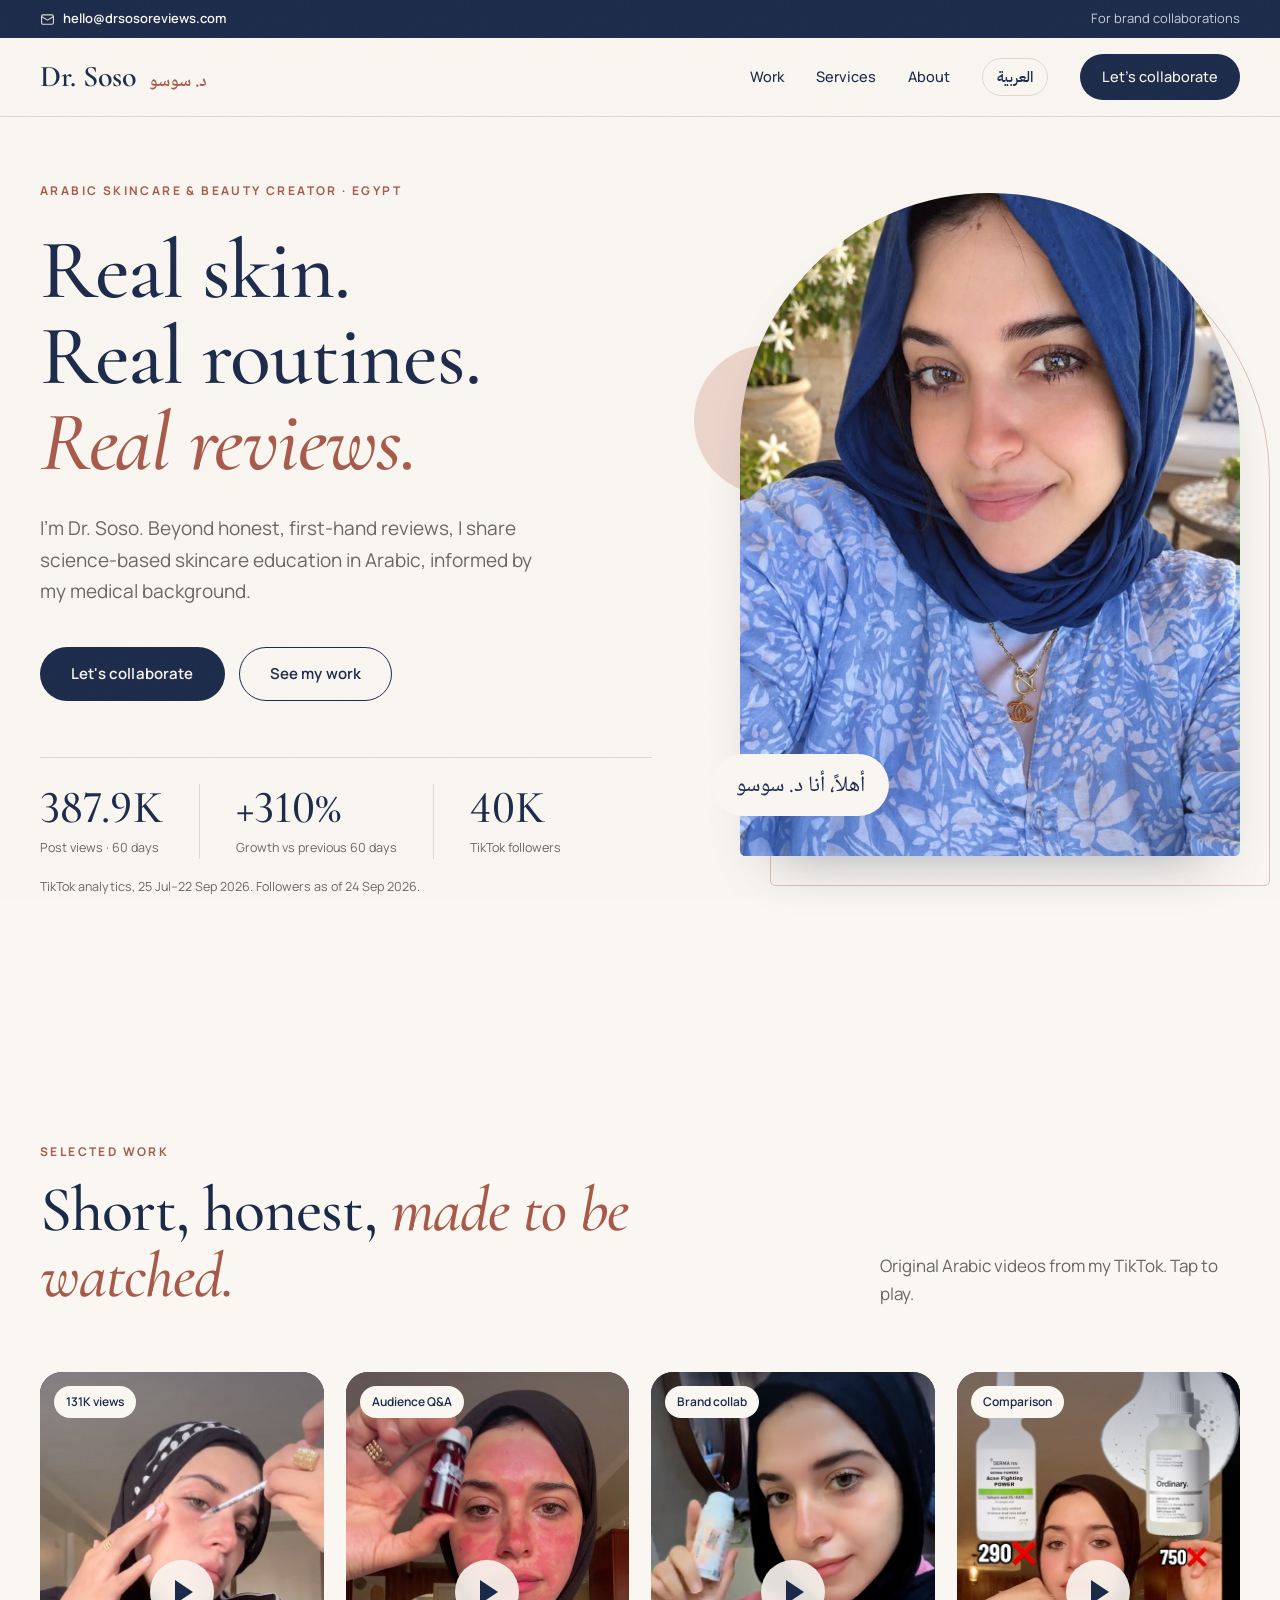
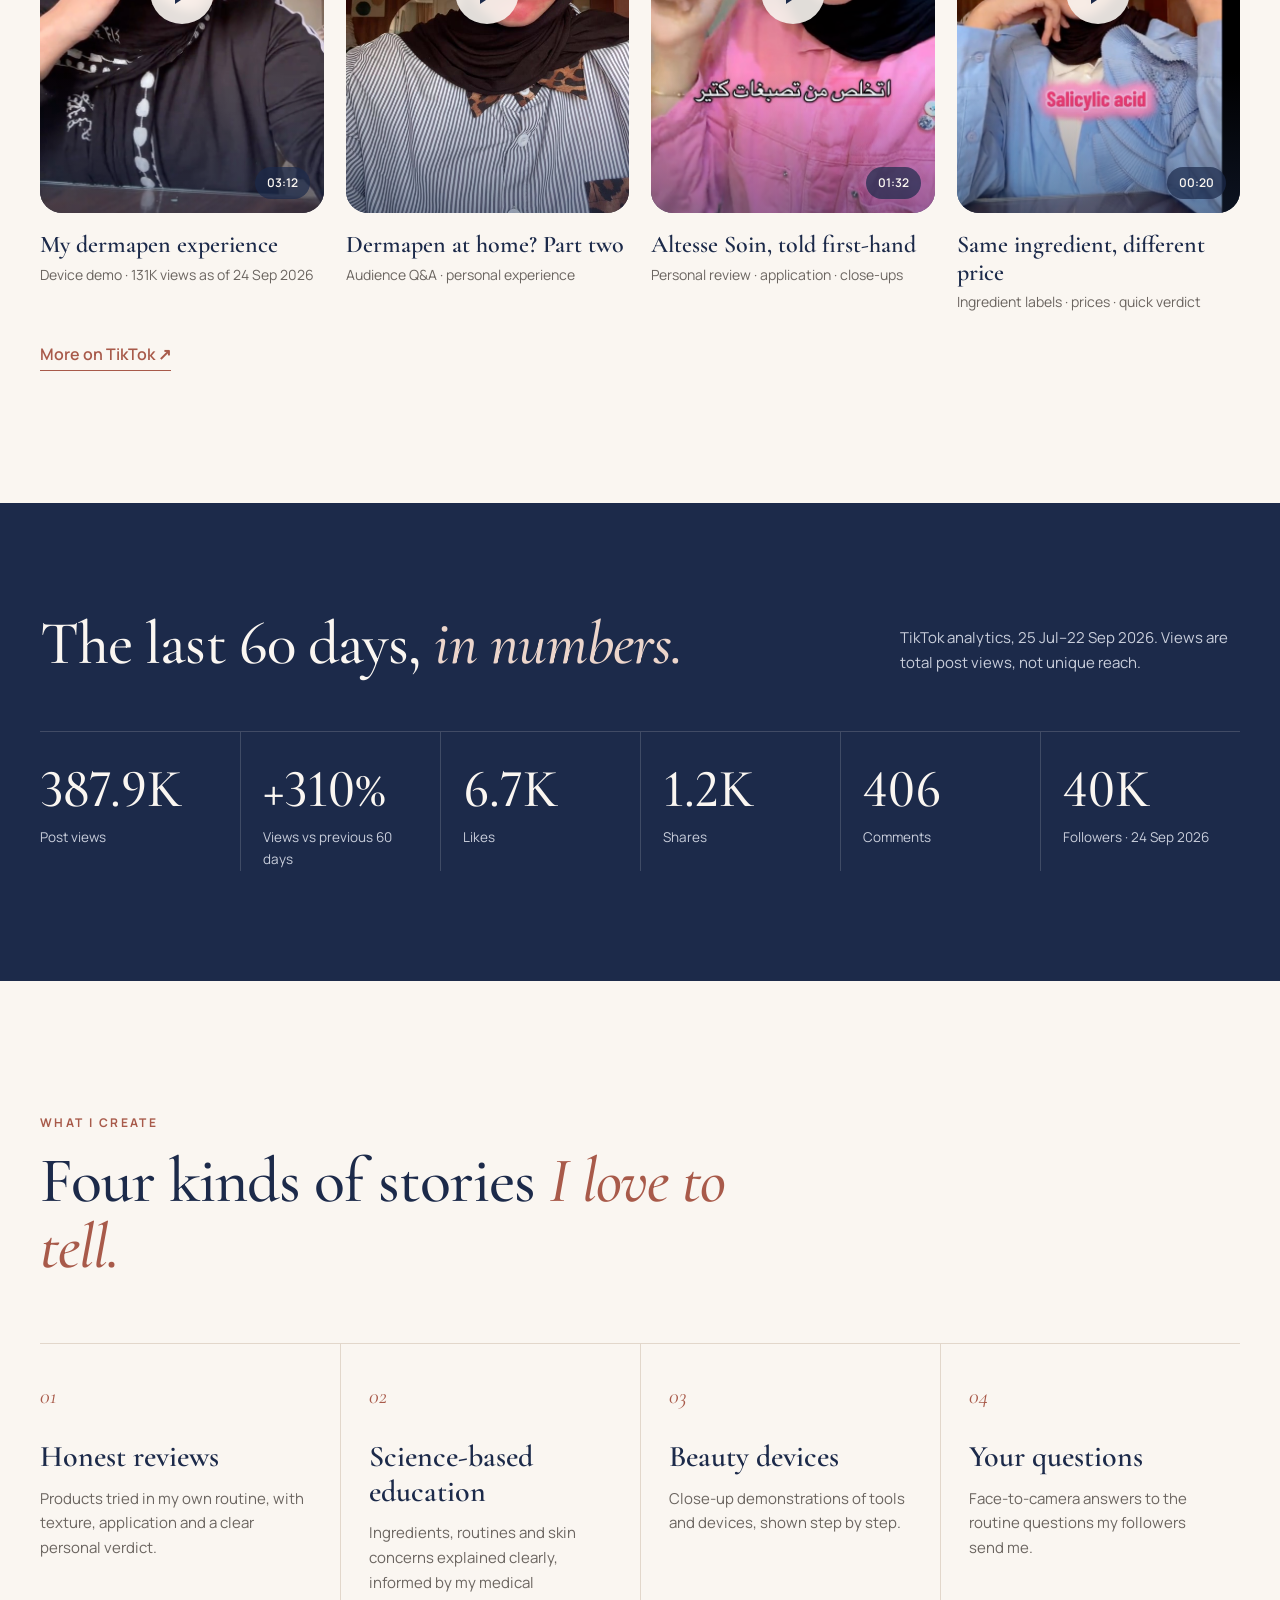
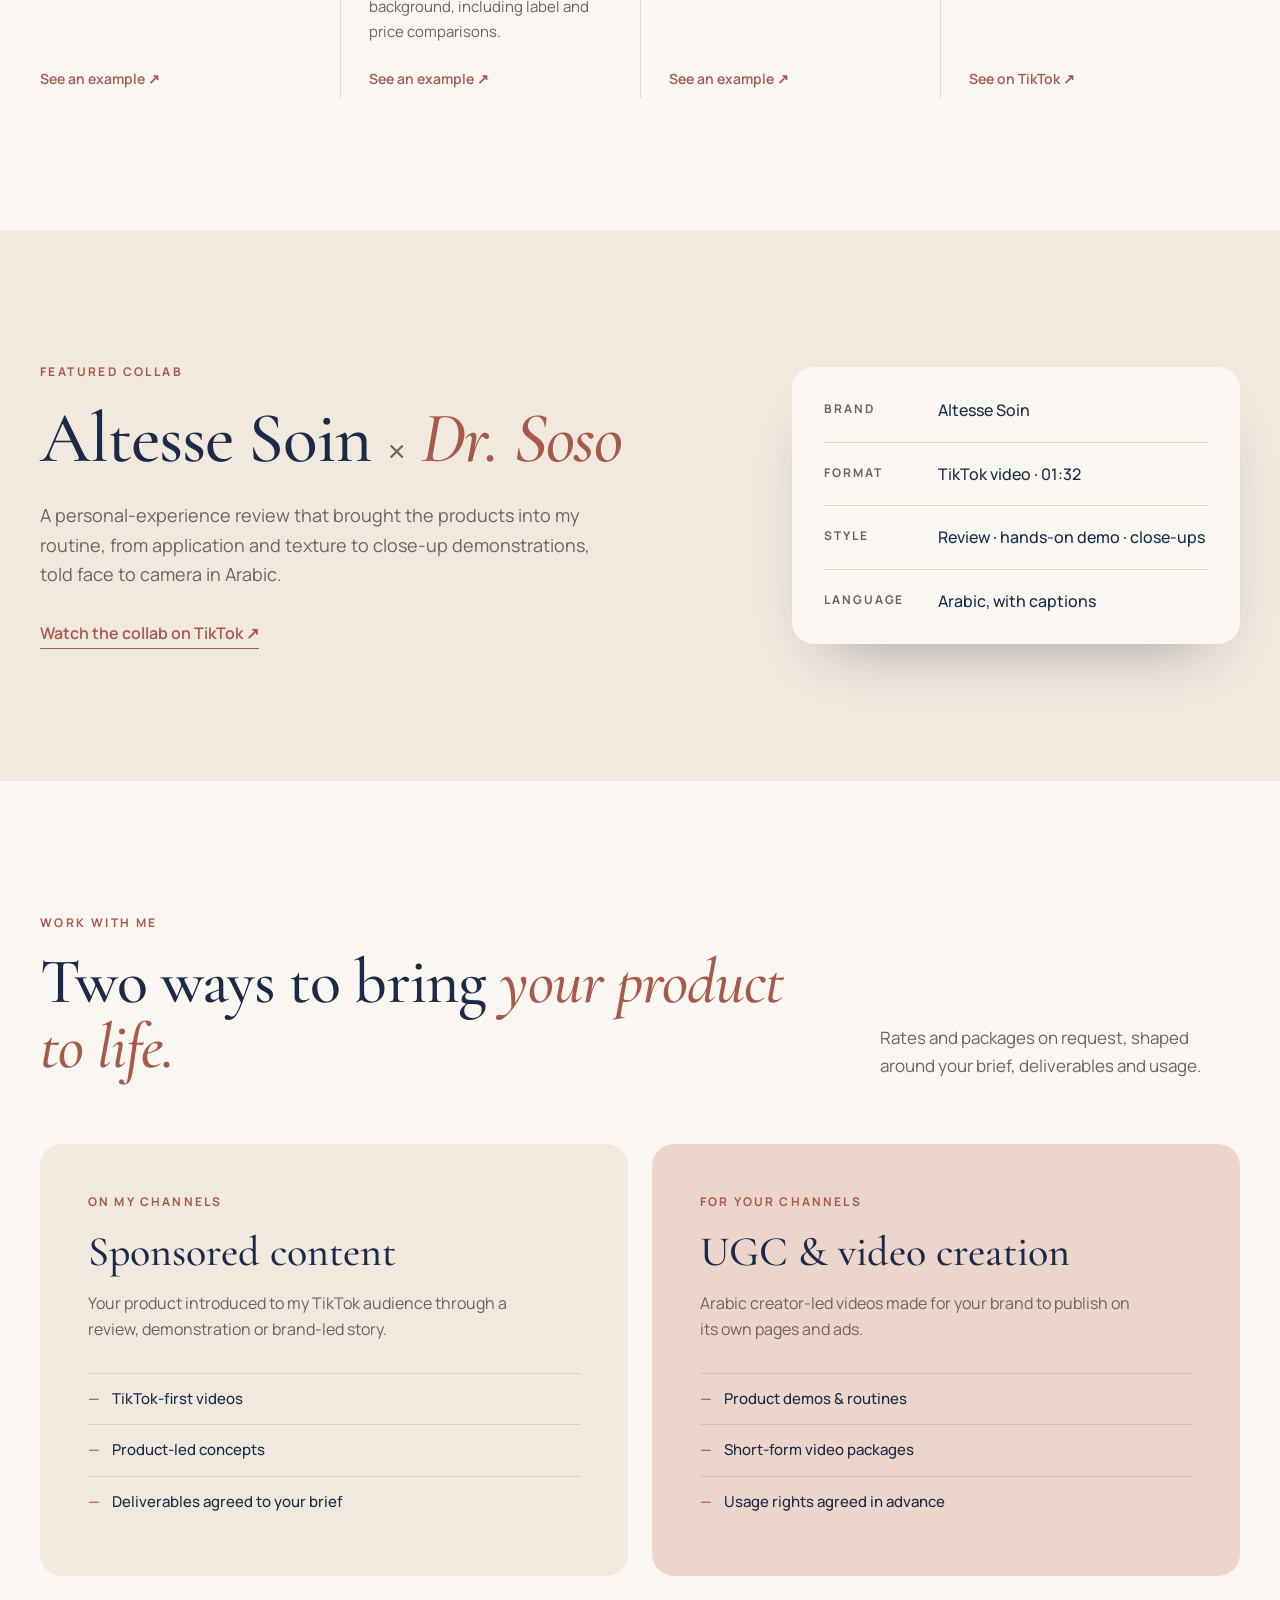
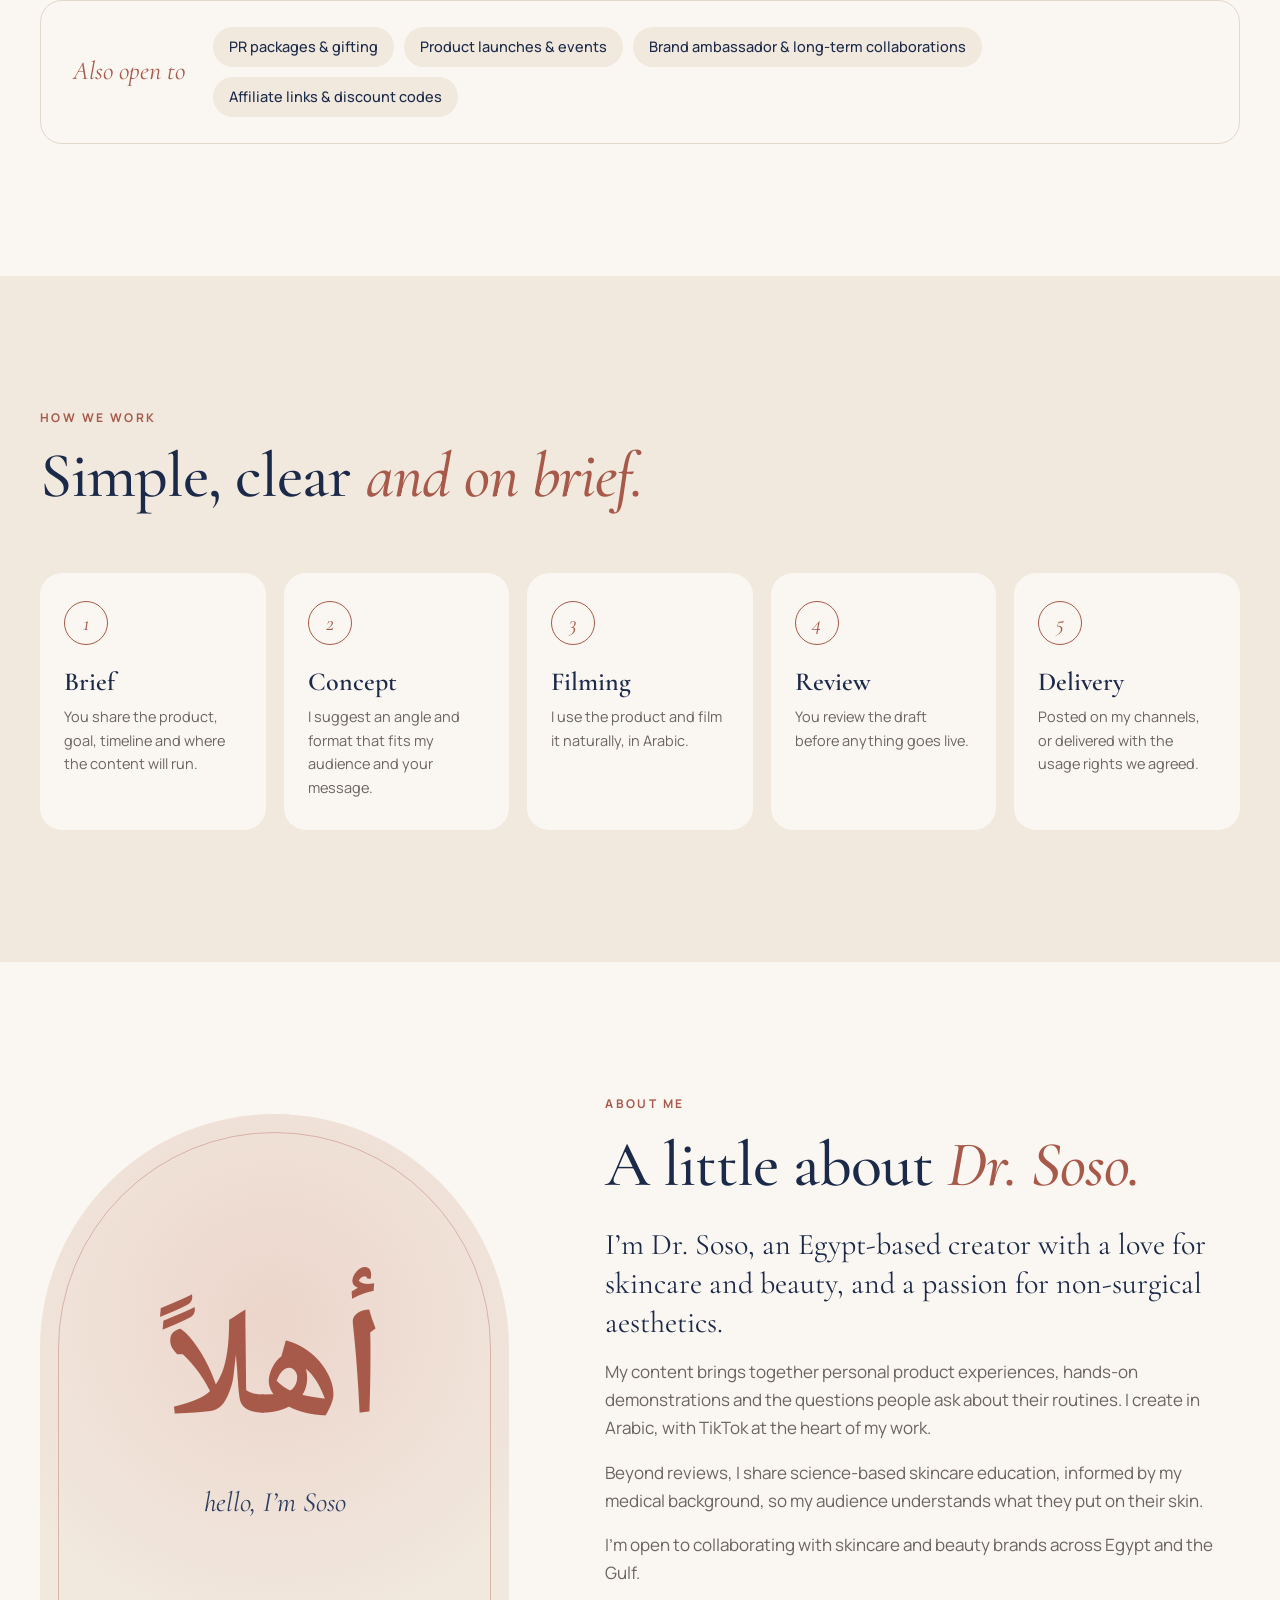
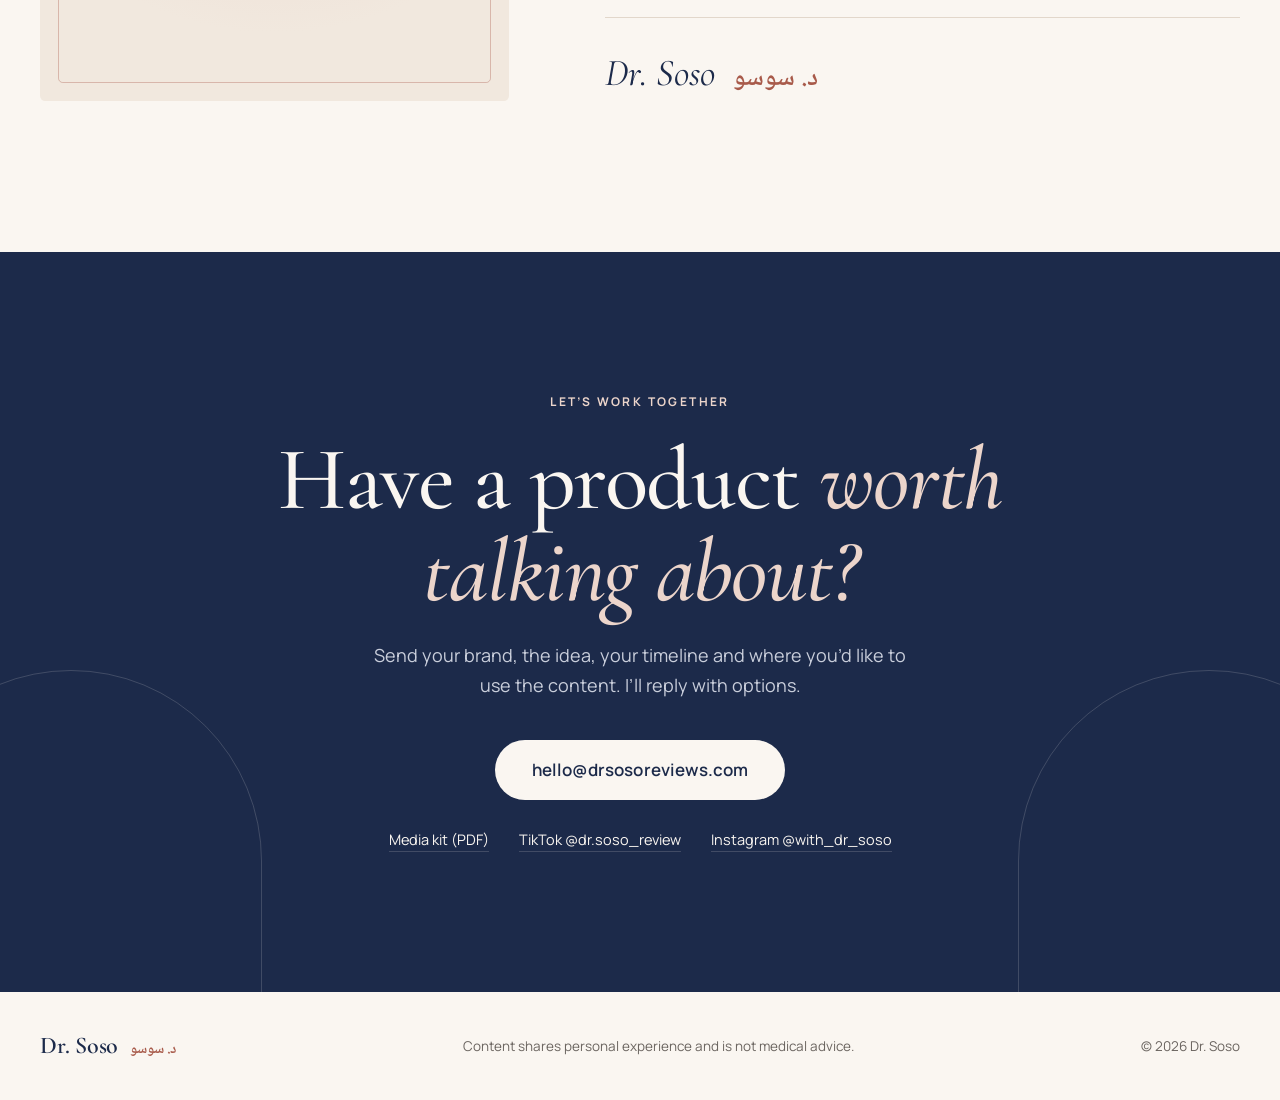
<file: index.html>
<!doctype html>
<html lang="en" dir="ltr">
<head>
  <meta charset="utf-8">
  <meta name="viewport" content="width=device-width, initial-scale=1">
  <meta name="theme-color" content="#faf6f1">
  <title>Dr. Soso — Arabic Skincare & Beauty Creator</title>
  <meta name="description" content="Dr. Soso creates honest Arabic skincare reviews and science-based skincare education from Egypt. See selected work, TikTok results and how to collaborate.">
  <meta property="og:title" content="Dr. Soso — Real skin. Real routines. Real reviews.">
  <meta property="og:description" content="Arabic skincare reviews and science-based education from Egypt. Selected work, TikTok results and brand collaborations.">
  <link rel="canonical" href="https://drsosoreviews.com/">
  <link rel="alternate" hreflang="en" href="https://drsosoreviews.com/">
  <link rel="alternate" hreflang="ar" href="https://drsosoreviews.com/ar/">
  <link rel="alternate" hreflang="x-default" href="https://drsosoreviews.com/">
  <meta property="og:type" content="website">
  <meta property="og:url" content="https://drsosoreviews.com/">
  <meta property="og:image" content="https://drsosoreviews.com/assets/dr-soso-portrait.jpg">
  <meta property="og:image:alt" content="Dr. Soso outdoors in a blue hijab and floral blouse">
  <link rel="icon" href="assets/favicon.svg" type="image/svg+xml">
  <link rel="preconnect" href="https://fonts.googleapis.com">
  <link rel="preconnect" href="https://fonts.gstatic.com" crossorigin>
  <link rel="stylesheet" href="https://fonts.googleapis.com/css2?family=Cormorant+Garamond:ital,wght@0,500;0,600;1,500;1,600&family=Manrope:wght@400;500;600;700&family=Noto+Naskh+Arabic:wght@500;600;700&family=IBM+Plex+Sans+Arabic:wght@400;500;600&display=swap">
  <link rel="stylesheet" href="styles.css?v=20260929a">
  <script>document.documentElement.classList.add('js')</script>
  <script src="script.js?v=20260925b" defer></script>
</head>
<body>
  <a class="skip-link" href="#main">Skip to content</a>

  <header class="site-header">
    <div class="topbar">
      <div class="wrap topbar-inner">
        <a class="topbar-mail" href="mailto:hello@drsosoreviews.com?subject=Brand%20collaboration"><svg viewBox="0 0 24 24" width="15" height="15" fill="none" stroke="currentColor" stroke-width="1.8" stroke-linecap="round" stroke-linejoin="round" aria-hidden="true"><rect x="2.5" y="4.5" width="19" height="15" rx="2.5"/><path d="M3 7.5l9 5.5 9-5.5"/></svg>hello@drsosoreviews.com</a>
        <span class="topbar-note">For brand collaborations</span>
      </div>
    </div>
    <div class="wrap header-inner">
      <a class="wordmark" href="#top" aria-label="Dr. Soso, home">Dr. Soso<span lang="ar" dir="rtl" aria-hidden="true">د. سوسو</span></a>
      <nav aria-label="Main">
        <a href="#work">Work</a>
        <a href="#services">Services</a>
        <a href="#about">About</a>
        <a class="lang" href="ar/" lang="ar" hreflang="ar" data-lang-switch>العربية</a>
        <a class="nav-cta" href="#contact">Let's collaborate</a>
      </nav>
    </div>
  </header>

  <main id="main">
    <section class="hero" id="top" aria-labelledby="hero-title">
      <div class="wrap hero-grid">
        <div class="hero-copy reveal">
          <p class="kicker">Arabic skincare &amp; beauty creator · Egypt</p>
          <h1 id="hero-title"><span>Real skin.</span> <span>Real routines.</span> <em>Real reviews.</em></h1>
          <p class="lead">I’m Dr. Soso. Beyond honest, first-hand reviews, I share science-based skincare education in Arabic, informed by my medical background.</p>
          <div class="actions">
            <a class="btn btn-dark" href="mailto:hello@drsosoreviews.com?subject=Brand%20collaboration">Let's collaborate</a>
            <a class="btn btn-line" href="#work">See my work</a>
          </div>
          <dl class="hero-proof">
            <div><dt>Post views · 60 days</dt><dd>387.9K</dd></div>
            <div><dt>Growth vs previous 60 days</dt><dd>+310%</dd></div>
            <div><dt>TikTok followers</dt><dd>40K</dd></div>
          </dl>
          <p class="fine">TikTok analytics, 25 Jul–22 Sep 2026. Followers as of 24 Sep 2026.</p>
        </div>
        <figure class="hero-visual reveal">
          <div class="arch"><img src="assets/dr-soso-portrait.jpg" width="720" height="1280" alt="Dr. Soso outdoors in a blue hijab and floral blouse" fetchpriority="high"></div>
          <figcaption class="hello"><span lang="ar" dir="rtl">أهلاً، أنا د. سوسو</span></figcaption>
        </figure>
      </div>
    </section>

    <section class="section reel-section" id="work" aria-labelledby="work-title">
      <div class="wrap">
        <header class="head reveal">
          <p class="kicker">Selected work</p>
          <h2 id="work-title">Short, honest, <em>made to be watched.</em></h2>
          <p>Original Arabic videos from my TikTok. Tap to play.</p>
        </header>
        <div class="reel">
          <article class="clip reveal">
            <a class="cover" href="https://www.tiktok.com/@dr.soso_review/video/7674702160294202632" data-video-id="7674702160294202632" data-video-title="My dermapen experience" target="_blank" rel="noopener noreferrer" aria-label="Play my dermapen experience">
              <img src="assets/dermapen-review.jpg" width="576" height="1024" loading="lazy" alt="Dr. Soso demonstrating a dermapen device">
              <span class="badge">131K views</span><span class="time">03:12</span><span class="play" aria-hidden="true"></span>
            </a>
            <h3>My dermapen experience</h3>
            <p>Device demo · 131K views as of 24 Sep 2026</p>
          </article>
          <article class="clip reveal">
            <a class="cover" href="https://www.tiktok.com/@dr.soso_review/video/7685068725267090706" data-video-id="7685068725267090706" data-video-title="Dermapen at home? Part two" target="_blank" rel="noopener noreferrer" aria-label="Dermapen at home? Part two">
              <img src="assets/dermapen-qa.jpg" width="540" height="960" loading="lazy" alt="Dr. Soso in her dermapen part two video">
              <span class="badge">Audience Q&A</span><span class="play" aria-hidden="true"></span>
            </a>
            <h3>Dermapen at home? Part two</h3>
            <p>Audience Q&A · personal experience</p>
          </article>
          <article class="clip reveal">
            <a class="cover" href="https://www.tiktok.com/@dr.soso_review/video/7683558367930912007" data-video-id="7683558367930912007" data-video-title="Altesse Soin — skincare review" target="_blank" rel="noopener noreferrer" aria-label="Play the Altesse Soin skincare review">
              <img src="assets/altesse-review.jpg" width="576" height="1024" loading="lazy" alt="Dr. Soso holding an Altesse skincare bottle">
              <span class="badge">Brand collab</span><span class="time">01:32</span><span class="play" aria-hidden="true"></span>
            </a>
            <h3>Altesse Soin, told first-hand</h3>
            <p>Personal review · application · close-ups</p>
          </article>
          <article class="clip reveal">
            <a class="cover" href="https://www.tiktok.com/@dr.soso_review/video/7680168750603128072" data-video-id="7680168750603128072" data-video-title="Affordable skincare alternatives" target="_blank" rel="noopener noreferrer" aria-label="Play the affordable skincare alternatives comparison">
              <img src="assets/skincare-comparison.jpg" width="576" height="1024" loading="lazy" alt="Dr. Soso with skincare product comparison graphics">
              <span class="badge">Comparison</span><span class="time">00:20</span><span class="play" aria-hidden="true"></span>
            </a>
            <h3>Same ingredient, different price</h3>
            <p>Ingredient labels · prices · quick verdict</p>
          </article>
        </div>
        <p class="reel-more"><a class="link" href="https://www.tiktok.com/@dr.soso_review" target="_blank" rel="noopener noreferrer">More on TikTok ↗</a></p>
      </div>
    </section>

    <section class="numbers" aria-labelledby="numbers-title">
      <div class="wrap">
        <div class="numbers-head reveal">
          <h2 id="numbers-title">The last 60 days, <em>in numbers.</em></h2>
          <p>TikTok analytics, 25 Jul–22 Sep 2026. Views are total post views, not unique reach.</p>
        </div>
        <dl class="numbers-grid reveal">
          <div><dt>Post views</dt><dd>387.9K</dd></div>
          <div><dt>Views vs previous 60 days</dt><dd>+310%</dd></div>
          <div><dt>Likes</dt><dd>6.7K</dd></div>
          <div><dt>Shares</dt><dd>1.2K</dd></div>
          <div><dt>Comments</dt><dd>406</dd></div>
          <div><dt>Followers · 24 Sep 2026</dt><dd>40K</dd></div>
        </dl>
      </div>
    </section>

    <section class="section" aria-labelledby="pillars-title">
      <div class="wrap">
        <header class="head reveal">
          <p class="kicker">What I create</p>
          <h2 id="pillars-title">Four kinds of stories <em>I love to tell.</em></h2>
        </header>
        <ol class="pillars">
          <li class="reveal"><span class="num">01</span><h3>Honest reviews</h3><p>Products tried in my own routine, with texture, application and a clear personal verdict.</p><a href="https://www.tiktok.com/@dr.soso_review/video/7683558367930912007" target="_blank" rel="noopener noreferrer">See an example ↗</a></li>
          <li class="reveal"><span class="num">02</span><h3>Science-based education</h3><p>Ingredients, routines and skin concerns explained clearly, informed by my medical background, including label and price comparisons.</p><a href="https://www.tiktok.com/@dr.soso_review/video/7680168750603128072" target="_blank" rel="noopener noreferrer">See an example ↗</a></li>
          <li class="reveal"><span class="num">03</span><h3>Beauty devices</h3><p>Close-up demonstrations of tools and devices, shown step by step.</p><a href="https://www.tiktok.com/@dr.soso_review/video/7674702160294202632" target="_blank" rel="noopener noreferrer">See an example ↗</a></li>
          <li class="reveal"><span class="num">04</span><h3>Your questions</h3><p>Face-to-camera answers to the routine questions my followers send me.</p><a href="https://www.tiktok.com/@dr.soso_review" target="_blank" rel="noopener noreferrer">See on TikTok ↗</a></li>
        </ol>
      </div>
    </section>

    <section class="section section-sand" aria-labelledby="case-title">
      <div class="wrap case">
        <div class="case-copy reveal">
          <p class="kicker">Featured collab</p>
          <h2 id="case-title">Altesse Soin <span class="x">×</span> <em>Dr. Soso</em></h2>
          <p>A personal-experience review that brought the products into my routine, from application and texture to close-up demonstrations, told face to camera in Arabic.</p>
          <a class="link" href="https://www.tiktok.com/@dr.soso_review/video/7683558367930912007" target="_blank" rel="noopener noreferrer">Watch the collab on TikTok ↗</a>
        </div>
        <dl class="case-facts reveal">
          <div><dt>Brand</dt><dd>Altesse Soin</dd></div>
          <div><dt>Format</dt><dd>TikTok video · 01:32</dd></div>
          <div><dt>Style</dt><dd>Review · hands-on demo · close-ups</dd></div>
          <div><dt>Language</dt><dd>Arabic, with captions</dd></div>
        </dl>
      </div>
      <!-- Trust slots: fill in and remove `hidden` once real brand logos or a brand quote are confirmed. -->
      <div class="wrap trust" hidden>
        <ul class="logos" aria-label="Brands I’ve collaborated with"></ul>
        <blockquote class="quote"><p></p><footer></footer></blockquote>
      </div>
    </section>

    <section class="section" id="services" aria-labelledby="services-title">
      <div class="wrap">
        <header class="head reveal">
          <p class="kicker">Work with me</p>
          <h2 id="services-title">Two ways to bring <em>your product to life.</em></h2>
          <p>Rates and packages on request, shaped around your brief, deliverables and usage.</p>
        </header>
        <div class="services">
          <article class="service reveal">
            <p class="for">On my channels</p>
            <h3>Sponsored content</h3>
            <p>Your product introduced to my TikTok audience through a review, demonstration or brand-led story.</p>
            <ul><li>TikTok-first videos</li><li>Product-led concepts</li><li>Deliverables agreed to your brief</li></ul>
          </article>
          <article class="service reveal">
            <p class="for">For your channels</p>
            <h3>UGC &amp; video creation</h3>
            <p>Arabic creator-led videos made for your brand to publish on its own pages and ads.</p>
            <ul><li>Product demos &amp; routines</li><li>Short-form video packages</li><li>Usage rights agreed in advance</li></ul>
          </article>
        </div>
        <div class="also reveal">
          <p class="also-title">Also open to</p>
          <ul><li>PR packages &amp; gifting</li><li>Product launches &amp; events</li><li>Brand ambassador &amp; long-term collaborations</li><li>Affiliate links &amp; discount codes</li></ul>
        </div>
      </div>
    </section>

    <section class="section section-sand" aria-labelledby="process-title">
      <div class="wrap">
        <header class="head reveal">
          <p class="kicker">How we work</p>
          <h2 id="process-title">Simple, clear <em>and on brief.</em></h2>
        </header>
        <ol class="process">
          <li class="reveal"><span>1</span><h3>Brief</h3><p>You share the product, goal, timeline and where the content will run.</p></li>
          <li class="reveal"><span>2</span><h3>Concept</h3><p>I suggest an angle and format that fits my audience and your message.</p></li>
          <li class="reveal"><span>3</span><h3>Filming</h3><p>I use the product and film it naturally, in Arabic.</p></li>
          <li class="reveal"><span>4</span><h3>Review</h3><p>You review the draft before anything goes live.</p></li>
          <li class="reveal"><span>5</span><h3>Delivery</h3><p>Posted on my channels, or delivered with the usage rights we agreed.</p></li>
        </ol>
      </div>
    </section>

    <section class="section" id="about" aria-labelledby="about-title">
      <div class="wrap about">
        <!-- Photo slot: replace .greeting with an .arch photo once new portraits arrive. -->
        <div class="greeting reveal" aria-hidden="true">
          <span class="greeting-ar" lang="ar" dir="rtl">أهلاً</span>
          <span class="greeting-en">hello, I’m Soso</span>
        </div>
        <div class="about-copy reveal">
          <p class="kicker">About me</p>
          <h2 id="about-title">A little about <em>Dr. Soso.</em></h2>
          <p class="big">I’m Dr. Soso, an Egypt-based creator with a love for skincare and beauty, and a passion for non-surgical aesthetics.</p>
          <p>My content brings together personal product experiences, hands-on demonstrations and the questions people ask about their routines. I create in Arabic, with TikTok at the heart of my work.</p>
          <p>Beyond reviews, I share science-based skincare education, informed by my medical background, so my audience understands what they put on their skin.</p>
          <p>I’m open to collaborating with skincare and beauty brands across Egypt and the Gulf.</p>
          <p class="sign"><span>Dr. Soso</span><span lang="ar" dir="rtl">د. سوسو</span></p>
        </div>
      </div>
    </section>

    <section class="contact" id="contact" aria-labelledby="contact-title">
      <div class="wrap contact-inner reveal">
        <p class="kicker">Let’s work together</p>
        <h2 id="contact-title">Have a product <em>worth talking about?</em></h2>
        <p>Send your brand, the idea, your timeline and where you’d like to use the content. I’ll reply with options.</p>
        <a class="btn btn-light" href="mailto:hello@drsosoreviews.com?subject=Brand%20collaboration">hello@drsosoreviews.com</a>
        <ul class="contact-links">
          <li><a href="assets/dr-soso-media-kit.pdf" download>Media kit (PDF)</a></li>
          <li><a href="https://www.tiktok.com/@dr.soso_review" target="_blank" rel="noopener noreferrer">TikTok @dr.soso_review</a></li>
          <li><a href="https://www.instagram.com/with_dr_soso/" target="_blank" rel="noopener noreferrer">Instagram @with_dr_soso</a></li>
        </ul>
      </div>
    </section>
  </main>

  <footer class="site-footer">
    <div class="wrap footer-inner">
      <a class="wordmark" href="#top">Dr. Soso<span lang="ar" dir="rtl" aria-hidden="true">د. سوسو</span></a>
      <p>Content shares personal experience and is not medical advice.</p>
      <p>© <span id="year">2026</span> Dr. Soso</p>
    </div>
  </footer>

  <dialog class="video-dialog" aria-labelledby="video-title">
    <div class="dialog-header"><h2 id="video-title">Selected video</h2><button class="close-dialog" type="button" aria-label="Close video">✕</button></div>
    <div id="video-player" class="video-player"></div>
    <p class="player-help">If the player doesn’t load, <a id="video-original" href="https://www.tiktok.com/@dr.soso_review" target="_blank" rel="noopener noreferrer">watch the original on TikTok ↗</a>.</p>
  </dialog>
</body>
</html>
</file>
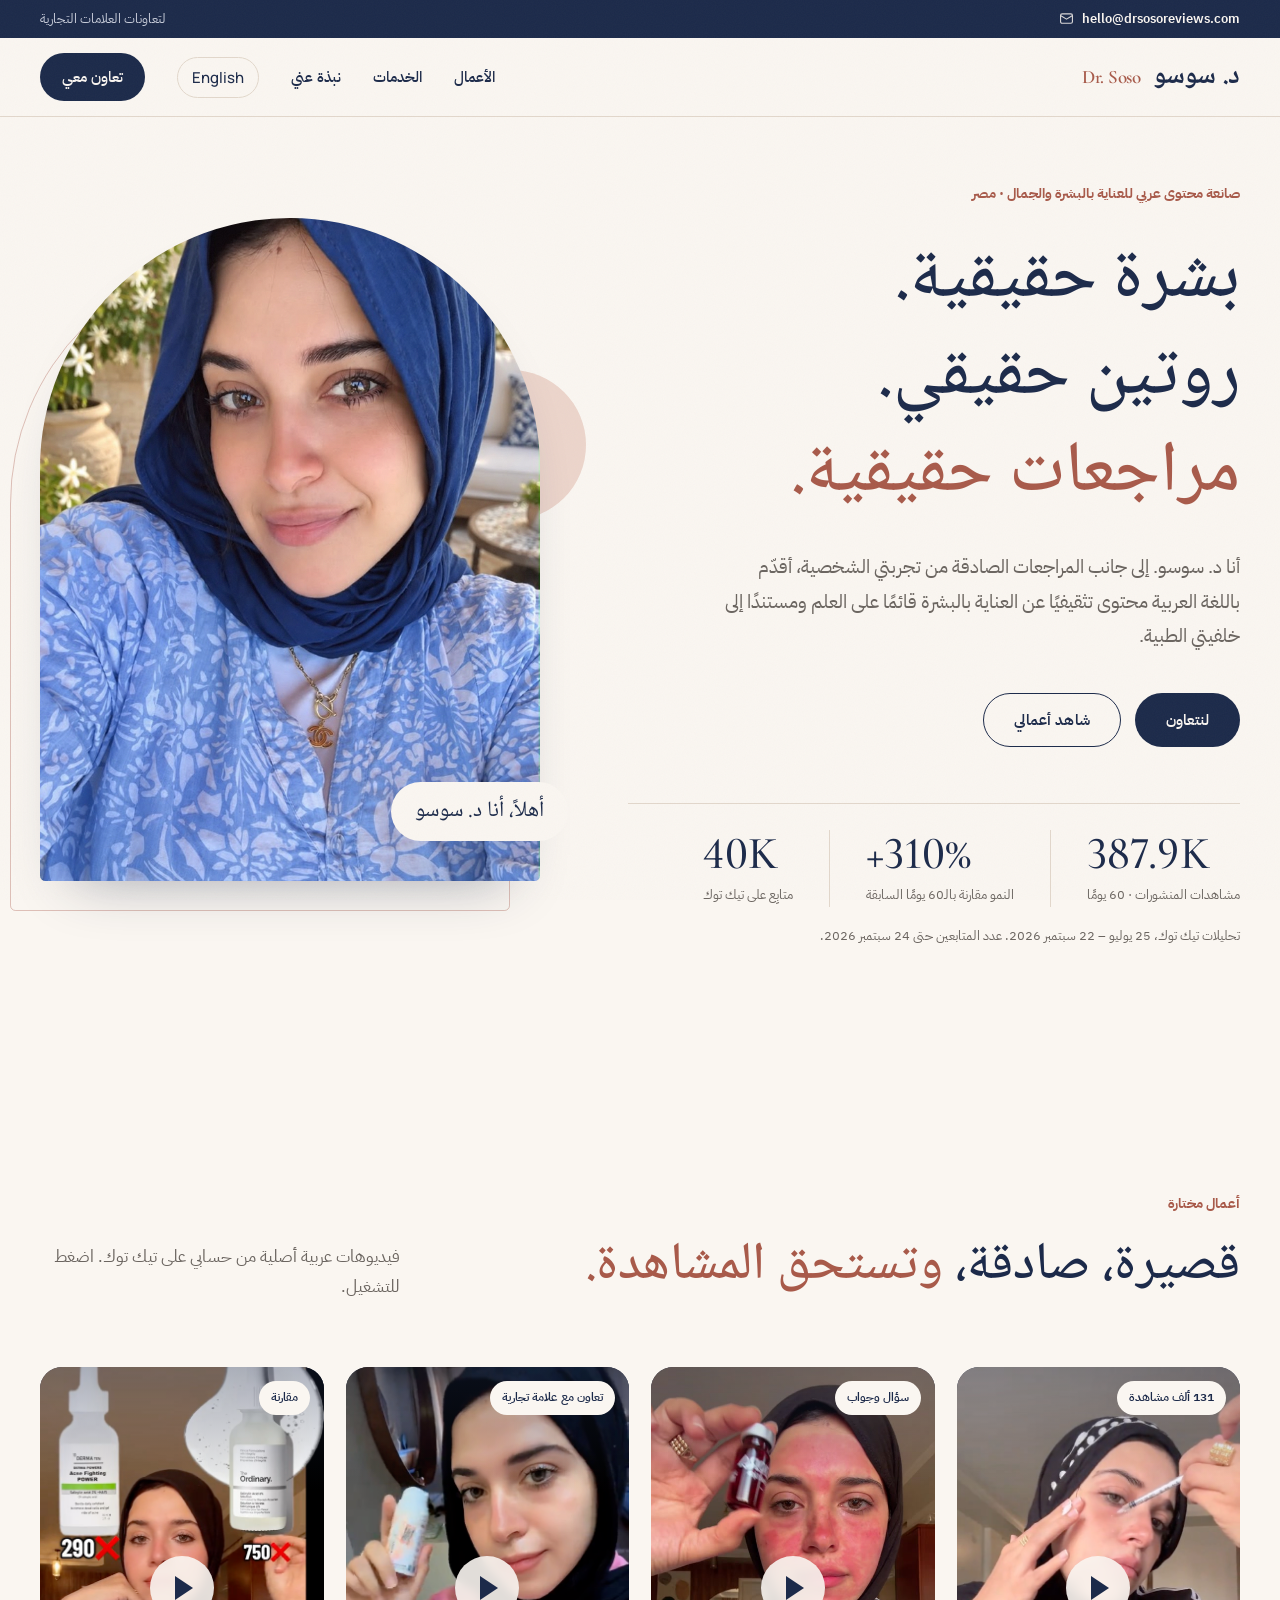
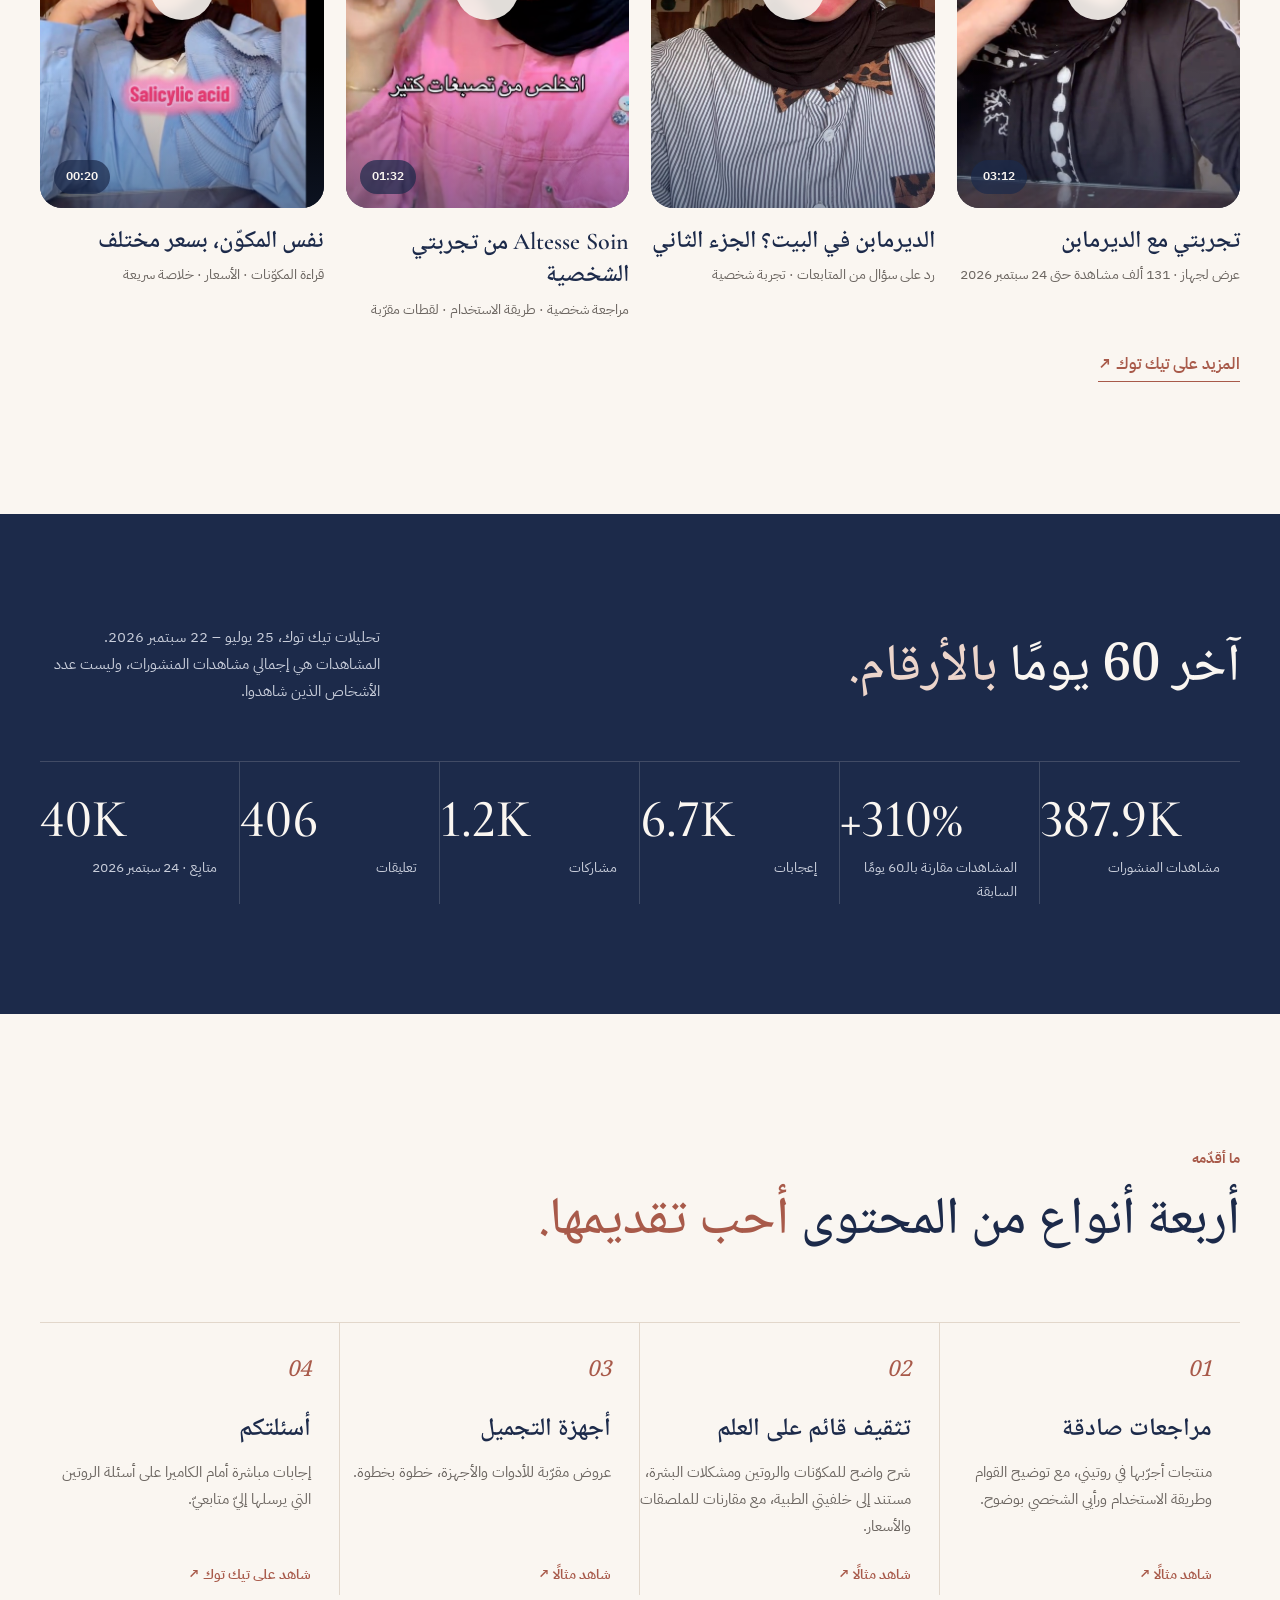
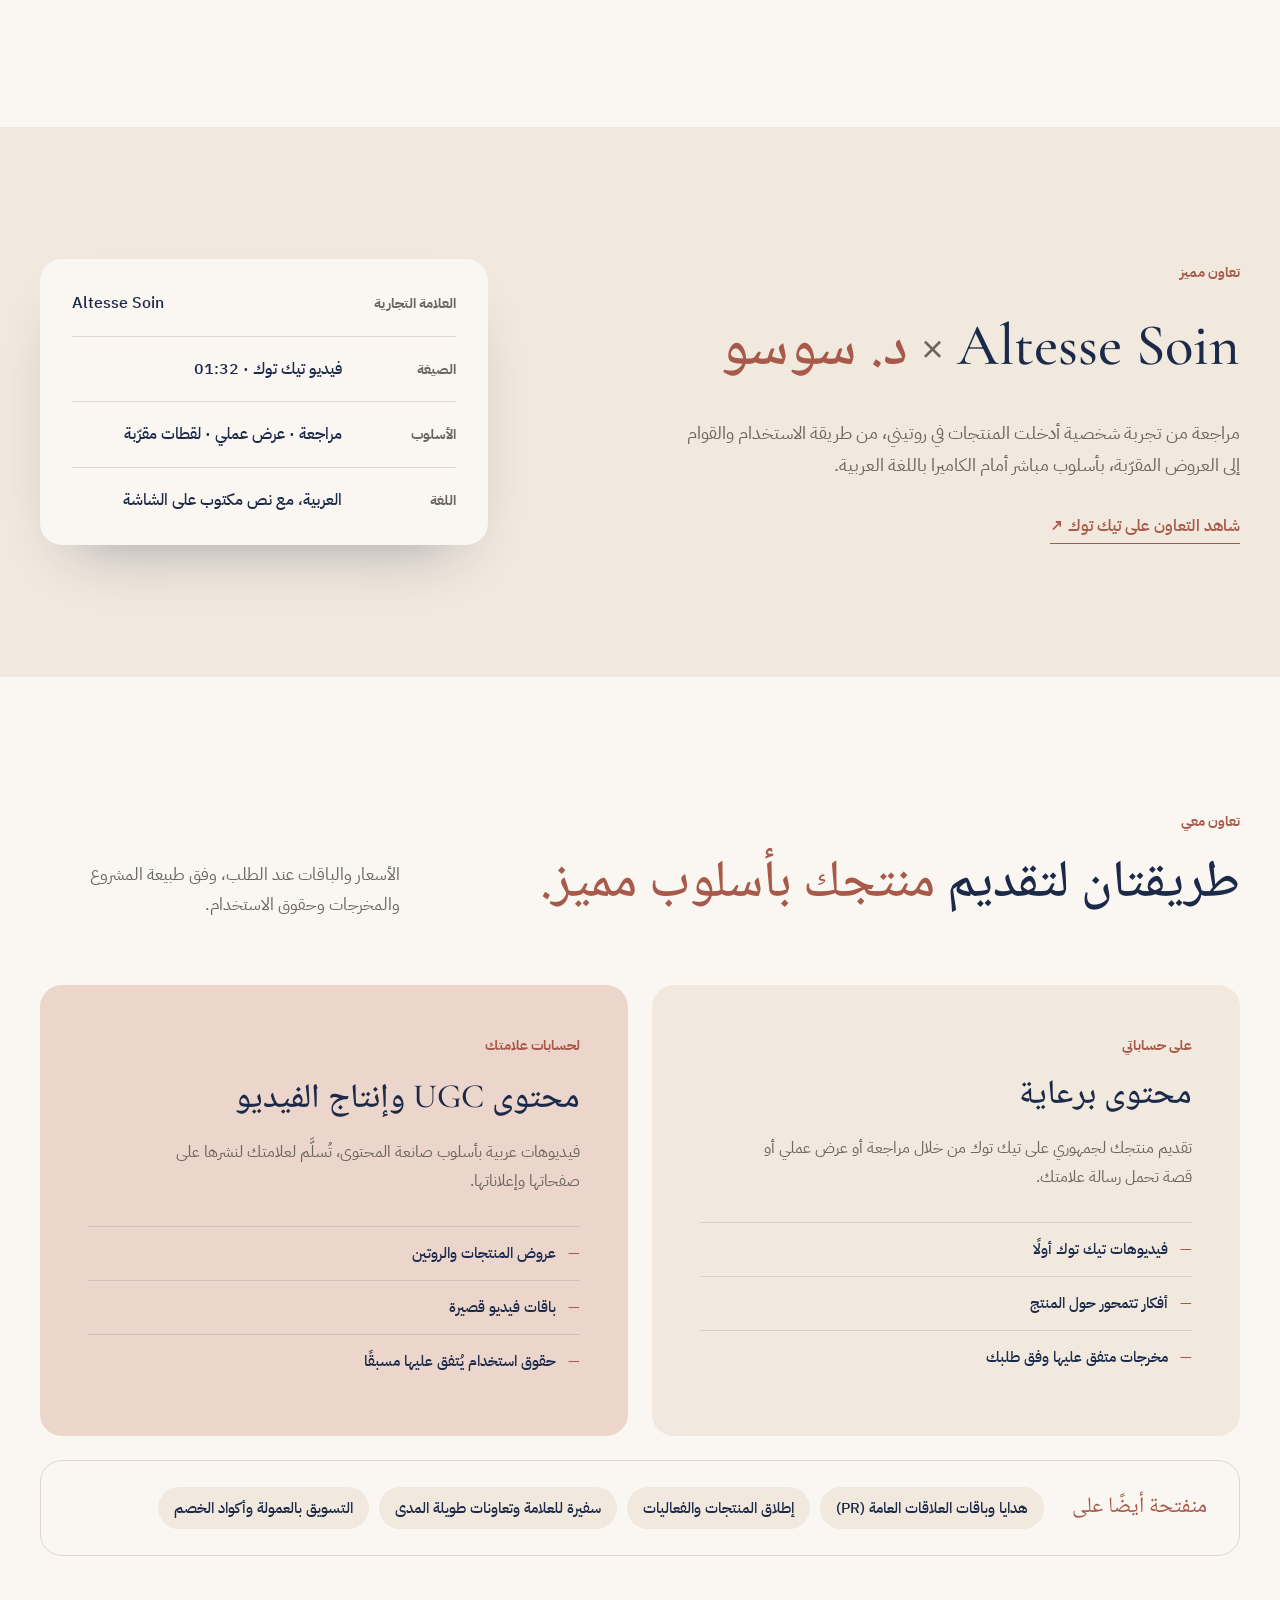
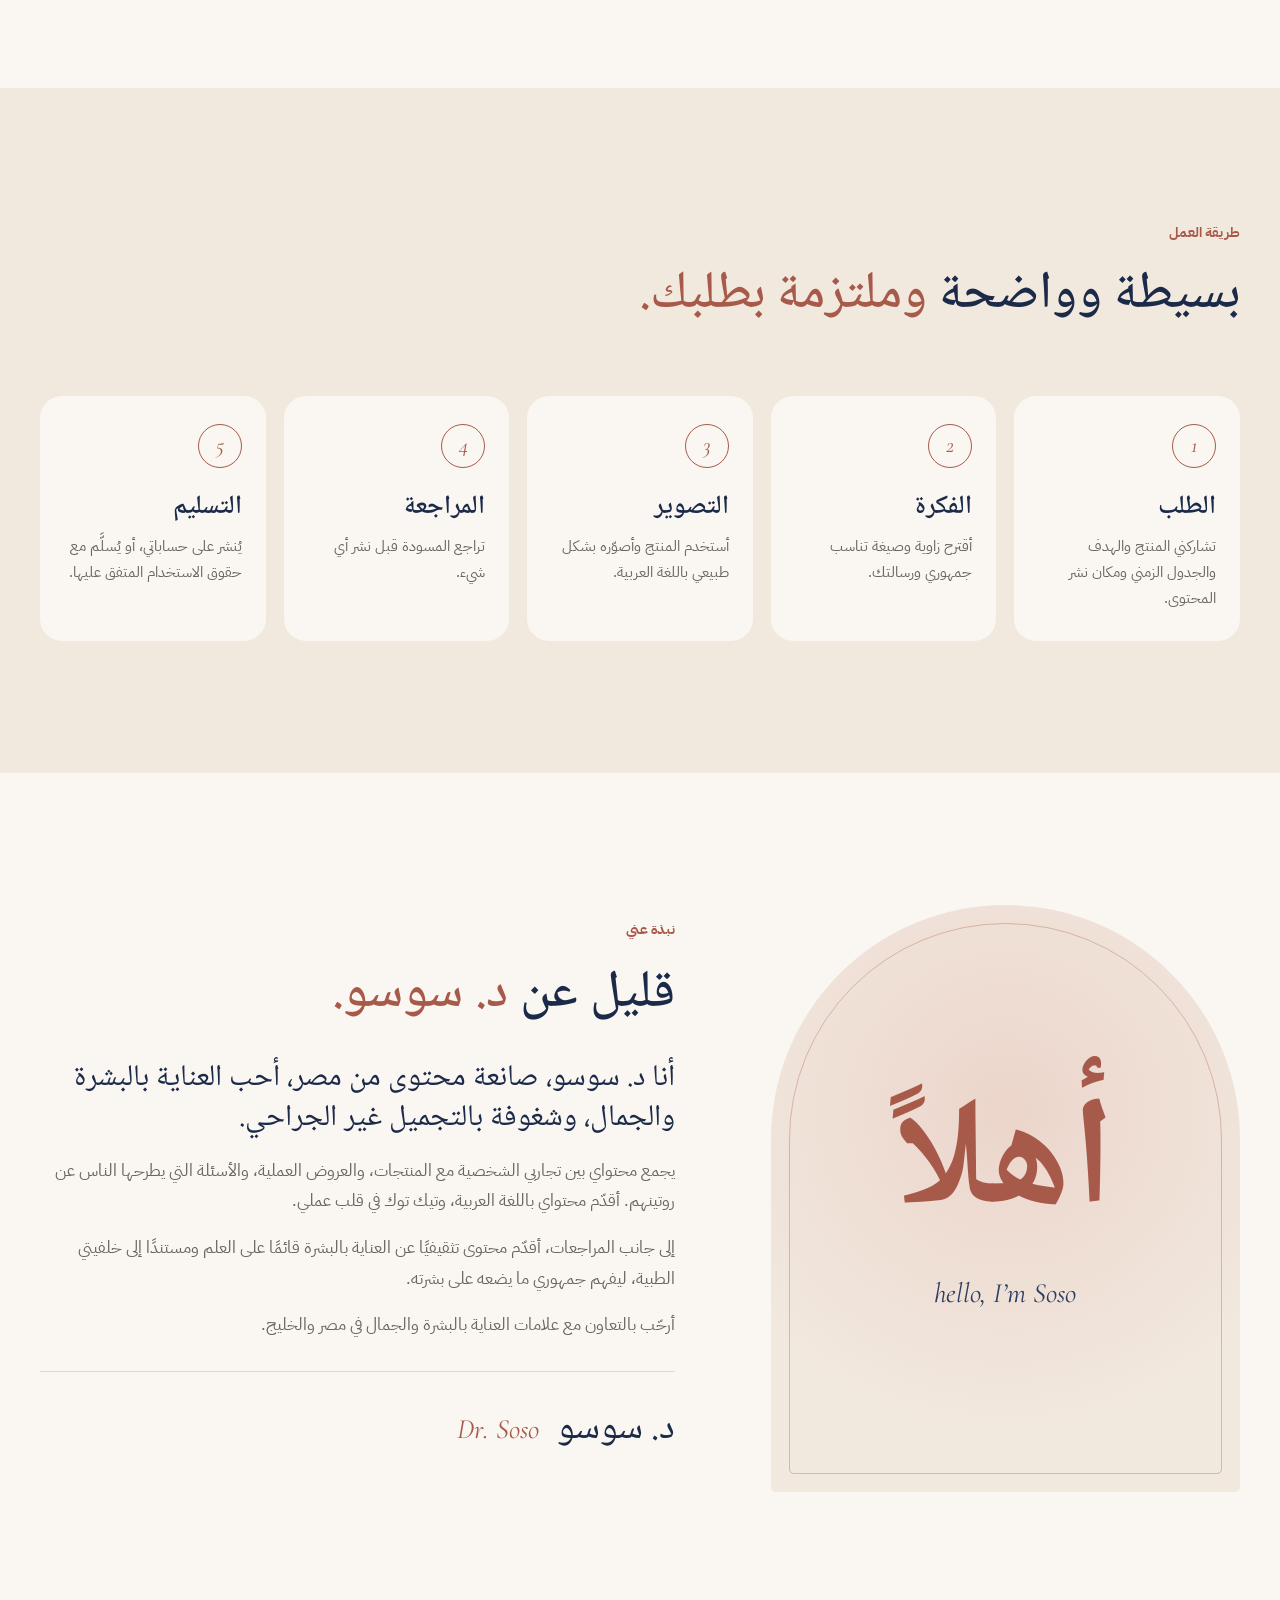
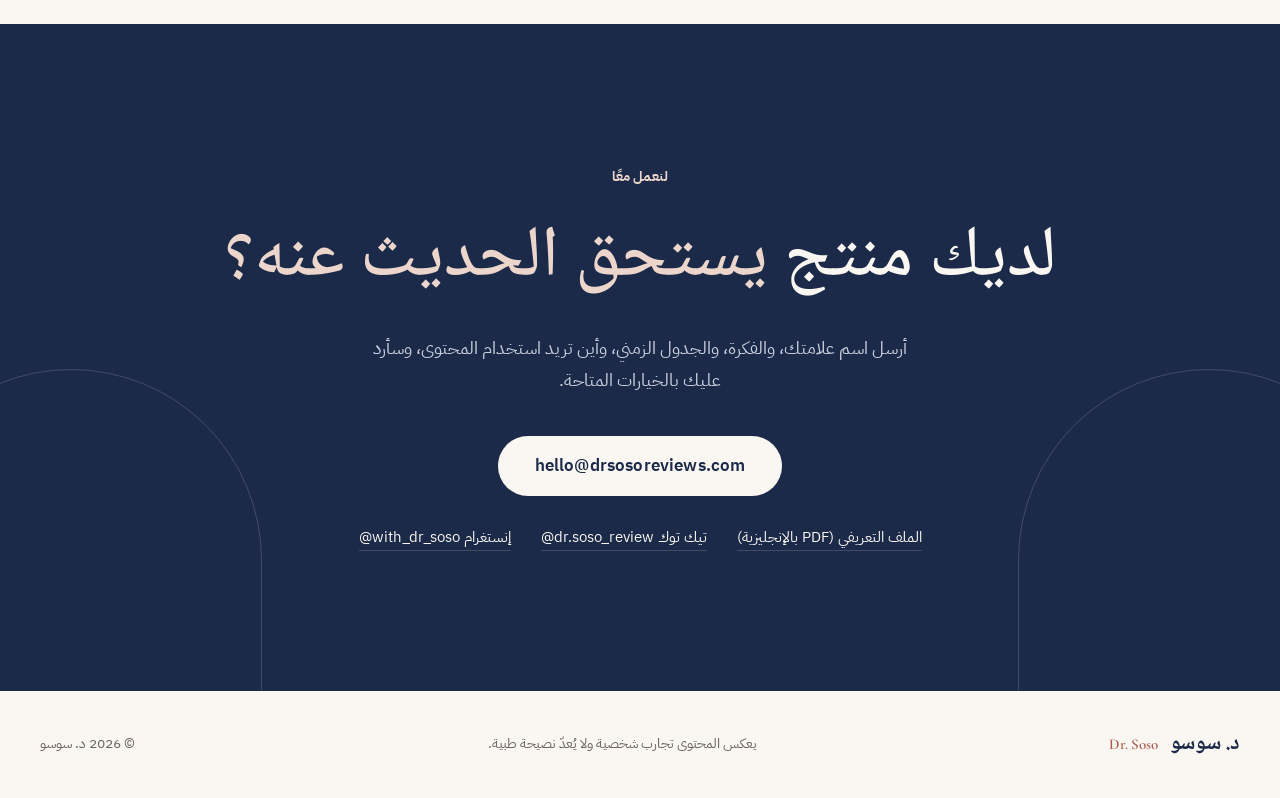
<file: ar/index.html>
<!doctype html>
<html lang="ar" dir="rtl">
<head>
  <meta charset="utf-8">
  <meta name="viewport" content="width=device-width, initial-scale=1">
  <meta name="theme-color" content="#faf6f1">
  <title>د. سوسو — صانعة محتوى عربي للعناية بالبشرة والجمال</title>
  <meta name="description" content="د. سوسو تقدّم مراجعات صادقة ومحتوى تثقيفيًا قائمًا على العلم للعناية بالبشرة باللغة العربية من مصر. أعمال مختارة ونتائج على تيك توك وفرص للتعاون.">
  <meta property="og:title" content="د. سوسو — بشرة حقيقية. روتين حقيقي. مراجعات حقيقية.">
  <meta property="og:description" content="صانعة محتوى عربي للعناية بالبشرة والجمال من مصر. أعمال مختارة ونتائج على تيك توك وشراكات مع العلامات التجارية.">
  <link rel="canonical" href="https://drsosoreviews.com/ar/">
  <link rel="alternate" hreflang="en" href="https://drsosoreviews.com/">
  <link rel="alternate" hreflang="ar" href="https://drsosoreviews.com/ar/">
  <link rel="alternate" hreflang="x-default" href="https://drsosoreviews.com/">
  <meta property="og:type" content="website">
  <meta property="og:locale" content="ar_EG">
  <meta property="og:url" content="https://drsosoreviews.com/ar/">
  <meta property="og:image" content="https://drsosoreviews.com/assets/dr-soso-portrait.jpg">
  <meta property="og:image:alt" content="د. سوسو في الهواء الطلق بحجاب أزرق وبلوزة مزهّرة">
  <link rel="icon" href="../assets/favicon.svg" type="image/svg+xml">
  <link rel="preconnect" href="https://fonts.googleapis.com">
  <link rel="preconnect" href="https://fonts.gstatic.com" crossorigin>
  <link rel="stylesheet" href="https://fonts.googleapis.com/css2?family=Cormorant+Garamond:ital,wght@0,500;0,600;1,500;1,600&family=Manrope:wght@400;500;600;700&family=Noto+Naskh+Arabic:wght@500;600;700&family=IBM+Plex+Sans+Arabic:wght@400;500;600&display=swap">
  <link rel="stylesheet" href="../styles.css?v=20260929a">
  <script>document.documentElement.classList.add('js')</script>
  <script src="../script.js?v=20260925b" defer></script>
</head>
<body>
  <a class="skip-link" href="#main">تخطَّ إلى المحتوى</a>

  <header class="site-header">
    <div class="topbar">
      <div class="wrap topbar-inner">
        <a class="topbar-mail" href="mailto:hello@drsosoreviews.com?subject=Brand%20collaboration" dir="ltr"><svg viewBox="0 0 24 24" width="15" height="15" fill="none" stroke="currentColor" stroke-width="1.8" stroke-linecap="round" stroke-linejoin="round" aria-hidden="true"><rect x="2.5" y="4.5" width="19" height="15" rx="2.5"/><path d="M3 7.5l9 5.5 9-5.5"/></svg>hello@drsosoreviews.com</a>
        <span class="topbar-note">لتعاونات العلامات التجارية</span>
      </div>
    </div>
    <div class="wrap header-inner">
      <a class="wordmark" href="#top" aria-label="د. سوسو، الصفحة الرئيسية">د. سوسو<span lang="en" dir="ltr" aria-hidden="true">Dr. Soso</span></a>
      <nav aria-label="القائمة الرئيسية">
        <a href="#work">الأعمال</a>
        <a href="#services">الخدمات</a>
        <a href="#about">نبذة عني</a>
        <a class="lang" href="../" lang="en" hreflang="en" data-lang-switch>English</a>
        <a class="nav-cta" href="#contact">تعاون معي</a>
      </nav>
    </div>
  </header>

  <main id="main">
    <section class="hero" id="top" aria-labelledby="hero-title">
      <div class="wrap hero-grid">
        <div class="hero-copy reveal">
          <p class="kicker">صانعة محتوى عربي للعناية بالبشرة والجمال · مصر</p>
          <h1 id="hero-title"><span>بشرة حقيقية.</span> <span>روتين حقيقي.</span> <em>مراجعات حقيقية.</em></h1>
          <p class="lead">أنا د. سوسو. إلى جانب المراجعات الصادقة من تجربتي الشخصية، أقدّم باللغة العربية محتوى تثقيفيًا عن العناية بالبشرة قائمًا على العلم ومستندًا إلى خلفيتي الطبية.</p>
          <div class="actions">
            <a class="btn btn-dark" href="mailto:hello@drsosoreviews.com?subject=Brand%20collaboration">لنتعاون</a>
            <a class="btn btn-line" href="#work">شاهد أعمالي</a>
          </div>
          <dl class="hero-proof">
            <div><dt>مشاهدات المنشورات · 60 يومًا</dt><dd dir="ltr">387.9K</dd></div>
            <div><dt>النمو مقارنة بالـ60 يومًا السابقة</dt><dd dir="ltr">+310%</dd></div>
            <div><dt>متابِع على تيك توك</dt><dd dir="ltr">40K</dd></div>
          </dl>
          <p class="fine">تحليلات تيك توك، 25 يوليو – 22 سبتمبر 2026. عدد المتابعين حتى 24 سبتمبر 2026.</p>
        </div>
        <figure class="hero-visual reveal">
          <div class="arch"><img src="../assets/dr-soso-portrait.jpg" width="720" height="1280" alt="د. سوسو في الهواء الطلق بحجاب أزرق وبلوزة مزهّرة" fetchpriority="high"></div>
          <figcaption class="hello"><span>أهلاً، أنا د. سوسو</span></figcaption>
        </figure>
      </div>
    </section>

    <section class="section reel-section" id="work" aria-labelledby="work-title">
      <div class="wrap">
        <header class="head reveal">
          <p class="kicker">أعمال مختارة</p>
          <h2 id="work-title">قصيرة، صادقة، <em>وتستحق المشاهدة.</em></h2>
          <p>فيديوهات عربية أصلية من حسابي على تيك توك. اضغط للتشغيل.</p>
        </header>
        <div class="reel">
          <article class="clip reveal">
            <a class="cover" href="https://www.tiktok.com/@dr.soso_review/video/7674702160294202632" data-video-id="7674702160294202632" data-video-title="تجربتي مع الديرمابن" target="_blank" rel="noopener noreferrer" aria-label="تشغيل تجربتي مع الديرمابن">
              <img src="../assets/dermapen-review.jpg" width="576" height="1024" loading="lazy" alt="د. سوسو تعرض جهاز الديرمابن">
              <span class="badge">131 ألف مشاهدة</span><span class="time">03:12</span><span class="play" aria-hidden="true"></span>
            </a>
            <h3>تجربتي مع الديرمابن</h3>
            <p>عرض لجهاز · 131 ألف مشاهدة حتى 24 سبتمبر 2026</p>
          </article>
          <article class="clip reveal">
            <a class="cover" href="https://www.tiktok.com/@dr.soso_review/video/7685068725267090706" data-video-id="7685068725267090706" data-video-title="الديرمابن في البيت؟ الجزء الثاني" target="_blank" rel="noopener noreferrer" aria-label="الديرمابن في البيت؟ الجزء الثاني">
              <img src="../assets/dermapen-qa.jpg" width="540" height="960" loading="lazy" alt="د. سوسو في فيديو الديرمابن، الجزء الثاني">
              <span class="badge">سؤال وجواب</span><span class="play" aria-hidden="true"></span>
            </a>
            <h3>الديرمابن في البيت؟ الجزء الثاني</h3>
            <p>رد على سؤال من المتابعات · تجربة شخصية</p>
          </article>
          <article class="clip reveal">
            <a class="cover" href="https://www.tiktok.com/@dr.soso_review/video/7683558367930912007" data-video-id="7683558367930912007" data-video-title="Altesse Soin — مراجعة عناية بالبشرة" target="_blank" rel="noopener noreferrer" aria-label="تشغيل مراجعة Altesse Soin">
              <img src="../assets/altesse-review.jpg" width="576" height="1024" loading="lazy" alt="د. سوسو تحمل عبوة عناية بالبشرة من Altesse">
              <span class="badge">تعاون مع علامة تجارية</span><span class="time">01:32</span><span class="play" aria-hidden="true"></span>
            </a>
            <h3><span lang="en" dir="ltr">Altesse Soin</span> من تجربتي الشخصية</h3>
            <p>مراجعة شخصية · طريقة الاستخدام · لقطات مقرّبة</p>
          </article>
          <article class="clip reveal">
            <a class="cover" href="https://www.tiktok.com/@dr.soso_review/video/7680168750603128072" data-video-id="7680168750603128072" data-video-title="بدائل عناية بالبشرة بأسعار أقل" target="_blank" rel="noopener noreferrer" aria-label="تشغيل مقارنة بدائل العناية بالبشرة">
              <img src="../assets/skincare-comparison.jpg" width="576" height="1024" loading="lazy" alt="د. سوسو مع رسومات لمقارنة منتجات العناية بالبشرة">
              <span class="badge">مقارنة</span><span class="time">00:20</span><span class="play" aria-hidden="true"></span>
            </a>
            <h3>نفس المكوّن، بسعر مختلف</h3>
            <p>قراءة المكوّنات · الأسعار · خلاصة سريعة</p>
          </article>
        </div>
        <p class="reel-more"><a class="link" href="https://www.tiktok.com/@dr.soso_review" target="_blank" rel="noopener noreferrer">المزيد على تيك توك ↗</a></p>
      </div>
    </section>

    <section class="numbers" aria-labelledby="numbers-title">
      <div class="wrap">
        <div class="numbers-head reveal">
          <h2 id="numbers-title">آخر 60 يومًا <em>بالأرقام.</em></h2>
          <p>تحليلات تيك توك، 25 يوليو – 22 سبتمبر 2026. المشاهدات هي إجمالي مشاهدات المنشورات، وليست عدد الأشخاص الذين شاهدوا.</p>
        </div>
        <dl class="numbers-grid reveal">
          <div><dt>مشاهدات المنشورات</dt><dd dir="ltr">387.9K</dd></div>
          <div><dt>المشاهدات مقارنة بالـ60 يومًا السابقة</dt><dd dir="ltr">+310%</dd></div>
          <div><dt>إعجابات</dt><dd dir="ltr">6.7K</dd></div>
          <div><dt>مشاركات</dt><dd dir="ltr">1.2K</dd></div>
          <div><dt>تعليقات</dt><dd dir="ltr">406</dd></div>
          <div><dt>متابِع · 24 سبتمبر 2026</dt><dd dir="ltr">40K</dd></div>
        </dl>
      </div>
    </section>

    <section class="section" aria-labelledby="pillars-title">
      <div class="wrap">
        <header class="head reveal">
          <p class="kicker">ما أقدّمه</p>
          <h2 id="pillars-title">أربعة أنواع من المحتوى <em>أحب تقديمها.</em></h2>
        </header>
        <ol class="pillars">
          <li class="reveal"><span class="num">01</span><h3>مراجعات صادقة</h3><p>منتجات أجرّبها في روتيني، مع توضيح القوام وطريقة الاستخدام ورأيي الشخصي بوضوح.</p><a href="https://www.tiktok.com/@dr.soso_review/video/7683558367930912007" target="_blank" rel="noopener noreferrer">شاهد مثالًا ↗</a></li>
          <li class="reveal"><span class="num">02</span><h3>تثقيف قائم على العلم</h3><p>شرح واضح للمكوّنات والروتين ومشكلات البشرة، مستند إلى خلفيتي الطبية، مع مقارنات للملصقات والأسعار.</p><a href="https://www.tiktok.com/@dr.soso_review/video/7680168750603128072" target="_blank" rel="noopener noreferrer">شاهد مثالًا ↗</a></li>
          <li class="reveal"><span class="num">03</span><h3>أجهزة التجميل</h3><p>عروض مقرّبة للأدوات والأجهزة، خطوة بخطوة.</p><a href="https://www.tiktok.com/@dr.soso_review/video/7674702160294202632" target="_blank" rel="noopener noreferrer">شاهد مثالًا ↗</a></li>
          <li class="reveal"><span class="num">04</span><h3>أسئلتكم</h3><p>إجابات مباشرة أمام الكاميرا على أسئلة الروتين التي يرسلها إليّ متابعيّ.</p><a href="https://www.tiktok.com/@dr.soso_review" target="_blank" rel="noopener noreferrer">شاهد على تيك توك ↗</a></li>
        </ol>
      </div>
    </section>

    <section class="section section-sand" aria-labelledby="case-title">
      <div class="wrap case">
        <div class="case-copy reveal">
          <p class="kicker">تعاون مميز</p>
          <h2 id="case-title"><span lang="en" dir="ltr">Altesse Soin</span> <span class="x">×</span> <em>د. سوسو</em></h2>
          <p>مراجعة من تجربة شخصية أدخلت المنتجات في روتيني، من طريقة الاستخدام والقوام إلى العروض المقرّبة، بأسلوب مباشر أمام الكاميرا باللغة العربية.</p>
          <a class="link" href="https://www.tiktok.com/@dr.soso_review/video/7683558367930912007" target="_blank" rel="noopener noreferrer">شاهد التعاون على تيك توك ↗</a>
        </div>
        <dl class="case-facts reveal">
          <div><dt>العلامة التجارية</dt><dd lang="en" dir="ltr">Altesse Soin</dd></div>
          <div><dt>الصيغة</dt><dd>فيديو تيك توك · 01:32</dd></div>
          <div><dt>الأسلوب</dt><dd>مراجعة · عرض عملي · لقطات مقرّبة</dd></div>
          <div><dt>اللغة</dt><dd>العربية، مع نص مكتوب على الشاشة</dd></div>
        </dl>
      </div>
      <!-- مساحة الثقة: تُملأ ويُزال `hidden` بعد تأكيد شعارات علامات حقيقية أو اقتباس من علامة. -->
      <div class="wrap trust" hidden>
        <ul class="logos" aria-label="علامات تعاونت معها"></ul>
        <blockquote class="quote"><p></p><footer></footer></blockquote>
      </div>
    </section>

    <section class="section" id="services" aria-labelledby="services-title">
      <div class="wrap">
        <header class="head reveal">
          <p class="kicker">تعاون معي</p>
          <h2 id="services-title">طريقتان لتقديم <em>منتجك بأسلوب مميز.</em></h2>
          <p>الأسعار والباقات عند الطلب، وفق طبيعة المشروع والمخرجات وحقوق الاستخدام.</p>
        </header>
        <div class="services">
          <article class="service reveal">
            <p class="for">على حساباتي</p>
            <h3>محتوى برعاية</h3>
            <p>تقديم منتجك لجمهوري على تيك توك من خلال مراجعة أو عرض عملي أو قصة تحمل رسالة علامتك.</p>
            <ul><li>فيديوهات تيك توك أولًا</li><li>أفكار تتمحور حول المنتج</li><li>مخرجات متفق عليها وفق طلبك</li></ul>
          </article>
          <article class="service reveal">
            <p class="for">لحسابات علامتك</p>
            <h3>محتوى <span lang="en" dir="ltr">UGC</span> وإنتاج الفيديو</h3>
            <p>فيديوهات عربية بأسلوب صانعة المحتوى، تُسلَّم لعلامتك لنشرها على صفحاتها وإعلاناتها.</p>
            <ul><li>عروض المنتجات والروتين</li><li>باقات فيديو قصيرة</li><li>حقوق استخدام يُتفق عليها مسبقًا</li></ul>
          </article>
        </div>
        <div class="also reveal">
          <p class="also-title">منفتحة أيضًا على</p>
          <ul><li>هدايا وباقات العلاقات العامة <span lang="en" dir="ltr">(PR)</span></li><li>إطلاق المنتجات والفعاليات</li><li>سفيرة للعلامة وتعاونات طويلة المدى</li><li>التسويق بالعمولة وأكواد الخصم</li></ul>
        </div>
      </div>
    </section>

    <section class="section section-sand" aria-labelledby="process-title">
      <div class="wrap">
        <header class="head reveal">
          <p class="kicker">طريقة العمل</p>
          <h2 id="process-title">بسيطة وواضحة <em>وملتزمة بطلبك.</em></h2>
        </header>
        <ol class="process">
          <li class="reveal"><span>1</span><h3>الطلب</h3><p>تشاركني المنتج والهدف والجدول الزمني ومكان نشر المحتوى.</p></li>
          <li class="reveal"><span>2</span><h3>الفكرة</h3><p>أقترح زاوية وصيغة تناسب جمهوري ورسالتك.</p></li>
          <li class="reveal"><span>3</span><h3>التصوير</h3><p>أستخدم المنتج وأصوّره بشكل طبيعي باللغة العربية.</p></li>
          <li class="reveal"><span>4</span><h3>المراجعة</h3><p>تراجع المسودة قبل نشر أي شيء.</p></li>
          <li class="reveal"><span>5</span><h3>التسليم</h3><p>يُنشر على حساباتي، أو يُسلَّم مع حقوق الاستخدام المتفق عليها.</p></li>
        </ol>
      </div>
    </section>

    <section class="section" id="about" aria-labelledby="about-title">
      <div class="wrap about">
        <!-- مساحة صورة: تُستبدل .greeting بصورة داخل .arch عند وصول صور جديدة. -->
        <div class="greeting reveal" aria-hidden="true">
          <span class="greeting-ar">أهلاً</span>
          <span class="greeting-en" lang="en" dir="ltr">hello, I’m Soso</span>
        </div>
        <div class="about-copy reveal">
          <p class="kicker">نبذة عني</p>
          <h2 id="about-title">قليل عن <em>د. سوسو.</em></h2>
          <p class="big">أنا د. سوسو، صانعة محتوى من مصر، أحب العناية بالبشرة والجمال، وشغوفة بالتجميل غير الجراحي.</p>
          <p>يجمع محتواي بين تجاربي الشخصية مع المنتجات، والعروض العملية، والأسئلة التي يطرحها الناس عن روتينهم. أقدّم محتواي باللغة العربية، وتيك توك في قلب عملي.</p>
          <p>إلى جانب المراجعات، أقدّم محتوى تثقيفيًا عن العناية بالبشرة قائمًا على العلم ومستندًا إلى خلفيتي الطبية، ليفهم جمهوري ما يضعه على بشرته.</p>
          <p>أرحّب بالتعاون مع علامات العناية بالبشرة والجمال في مصر والخليج.</p>
          <p class="sign"><span>د. سوسو</span><span lang="en" dir="ltr">Dr. Soso</span></p>
        </div>
      </div>
    </section>

    <section class="contact" id="contact" aria-labelledby="contact-title">
      <div class="wrap contact-inner reveal">
        <p class="kicker">لنعمل معًا</p>
        <h2 id="contact-title">لديك منتج <em>يستحق الحديث عنه؟</em></h2>
        <p>أرسل اسم علامتك، والفكرة، والجدول الزمني، وأين تريد استخدام المحتوى، وسأرد عليك بالخيارات المتاحة.</p>
        <a class="btn btn-light" href="mailto:hello@drsosoreviews.com?subject=Brand%20collaboration" dir="ltr">hello@drsosoreviews.com</a>
        <ul class="contact-links">
          <li><a href="../assets/dr-soso-media-kit.pdf" download>الملف التعريفي (PDF بالإنجليزية)</a></li>
          <li><a href="https://www.tiktok.com/@dr.soso_review" target="_blank" rel="noopener noreferrer">تيك توك <span dir="ltr">@dr.soso_review</span></a></li>
          <li><a href="https://www.instagram.com/with_dr_soso/" target="_blank" rel="noopener noreferrer">إنستغرام <span dir="ltr">@with_dr_soso</span></a></li>
        </ul>
      </div>
    </section>
  </main>

  <footer class="site-footer">
    <div class="wrap footer-inner">
      <a class="wordmark" href="#top">د. سوسو<span lang="en" dir="ltr" aria-hidden="true">Dr. Soso</span></a>
      <p>يعكس المحتوى تجارب شخصية ولا يُعدّ نصيحة طبية.</p>
      <p>© <span id="year">2026</span> د. سوسو</p>
    </div>
  </footer>

  <dialog class="video-dialog" aria-labelledby="video-title">
    <div class="dialog-header"><h2 id="video-title">فيديو مختار</h2><button class="close-dialog" type="button" aria-label="إغلاق الفيديو">✕</button></div>
    <div id="video-player" class="video-player"></div>
    <p class="player-help">إذا لم يعمل المشغّل، <a id="video-original" href="https://www.tiktok.com/@dr.soso_review" target="_blank" rel="noopener noreferrer">شاهد الفيديو الأصلي على تيك توك ↗</a>.</p>
  </dialog>
</body>
</html>
</file>
<file: styles.css>
/* Dr. Soso — soft luxury beauty. Ivory, sand and blush, rose-clay accent, deep navy ink.
   Uses logical properties so the Arabic (RTL) page shares this file. */
:root {
  --ivory: #faf6f1;
  --sand: #f1e8de;
  --sand-2: #e8dccf;
  --blush: #ecd5cb;
  --clay: #a85a4a;
  --clay-deep: #8e4637;
  --navy: #1c2a4a;
  --navy-2: #2d3d61;
  --muted: #6b6560;
  --line: #e2d7cb;
  --line-dark: rgba(250, 246, 241, .16);
  --periwinkle: #b8c7ea;
  --display: 'Cormorant Garamond', 'Times New Roman', serif;
  --sans: 'Manrope', 'Helvetica Neue', Arial, sans-serif;
  --display-ar: 'Noto Naskh Arabic', 'Geeza Pro', serif;
  --sans-ar: 'IBM Plex Sans Arabic', 'Geeza Pro', sans-serif;
  --r: 22px;
  --arch: 999px 999px var(--r) var(--r);
  --shadow: 0 30px 60px -36px rgba(28, 42, 74, .45);
}

* { box-sizing: border-box; }
html { scroll-behavior: smooth; scroll-padding-top: 90px; }
body { margin: 0; background: var(--ivory); color: var(--navy); font-family: var(--sans); font-size: 16px; line-height: 1.65; -webkit-font-smoothing: antialiased; }
body::before { content: ''; position: fixed; inset: 0; pointer-events: none; z-index: 100; opacity: .035; background-image: url("data:image/svg+xml,%3Csvg xmlns='http://www.w3.org/2000/svg' width='160' height='160'%3E%3Cfilter id='n'%3E%3CfeTurbulence type='fractalNoise' baseFrequency='.9' numOctaves='2' stitchTiles='stitch'/%3E%3C/filter%3E%3Crect width='100%25' height='100%25' filter='url(%23n)'/%3E%3C/svg%3E"); }
body.modal-open { overflow: hidden; }
a { color: inherit; text-decoration: none; }
button { font: inherit; }
img { display: block; max-width: 100%; height: auto; }
h1, h2, h3, p, dl, dd, figure, ol, ul, blockquote { margin: 0; }
h1, h2 { font-family: var(--display); font-weight: 500; line-height: 1.02; letter-spacing: -.015em; }
h3 { font-family: var(--display); font-weight: 600; font-size: 26px; line-height: 1.15; }
em { font-style: italic; color: var(--clay); }
[lang=ar] { font-family: var(--display-ar); letter-spacing: 0; }
::selection { background: var(--blush); }
a:focus-visible, button:focus-visible { outline: 2px solid var(--clay); outline-offset: 4px; border-radius: 4px; }
.skip-link { position: fixed; inset-inline-start: 16px; top: -100px; background: var(--navy); color: var(--ivory); padding: 12px 16px; border-radius: 8px; z-index: 200; }
.skip-link:focus { top: 12px; }

.wrap { width: min(1220px, calc(100% - 80px)); margin-inline: auto; }
.section { padding-block: 132px; }
.section-sand { background: var(--sand); }
.kicker { font-size: 12px; font-weight: 700; letter-spacing: .2em; text-transform: uppercase; color: var(--clay); }
.fine { font-size: 12.5px; color: var(--muted); }

/* Buttons */
.btn { display: inline-flex; align-items: center; justify-content: center; min-height: 54px; padding: 0 30px; border-radius: 999px; font-size: 15px; font-weight: 600; letter-spacing: .01em; border: 1px solid transparent; transition: background .25s, color .25s, border-color .25s; }
.btn-dark { background: var(--navy); color: var(--ivory); }
.btn-dark:hover { background: var(--clay); }
.btn-line { border-color: var(--navy); }
.btn-line:hover { background: var(--navy); color: var(--ivory); }
.btn-light { background: var(--ivory); color: var(--navy); }
.btn-light:hover { background: var(--blush); }
.link { display: inline-flex; gap: 8px; font-weight: 600; color: var(--clay); border-bottom: 1px solid currentColor; padding-bottom: 2px; }
.link:hover { color: var(--clay-deep); }

/* Header */
.site-header { position: sticky; top: 0; z-index: 50; background: rgba(250, 246, 241, .88); backdrop-filter: blur(14px); border-bottom: 1px solid var(--line); }
.topbar { background: var(--navy); color: var(--ivory); }
.topbar-inner { display: flex; align-items: center; justify-content: space-between; gap: 16px; min-height: 38px; font-size: 13px; }
.topbar-mail { display: inline-flex; align-items: center; gap: 8px; font-weight: 600; }
.topbar-mail svg { flex-shrink: 0; opacity: .85; }
.topbar-mail:hover { color: var(--blush); text-decoration: underline; text-underline-offset: 3px; }
.topbar-note { color: #c9cedb; }
.header-inner { display: flex; align-items: center; justify-content: space-between; height: 78px; }
.wordmark { display: inline-flex; align-items: baseline; gap: 12px; font-family: var(--display); font-size: 30px; font-weight: 600; letter-spacing: -.01em; white-space: nowrap; }
.wordmark [lang=ar] { font-size: 18px; font-weight: 600; color: var(--clay); }
nav { display: flex; align-items: center; gap: 32px; font-size: 14.5px; font-weight: 500; }
nav > a:not(.nav-cta):hover { color: var(--clay); }
.lang { font-family: var(--sans-ar); font-size: 15px; padding: 6px 14px; border: 1px solid var(--line); border-radius: 999px; }
.lang:hover { border-color: var(--clay); }
.nav-cta { background: var(--navy); color: var(--ivory); padding: 11px 22px; border-radius: 999px; }
.nav-cta:hover { background: var(--clay); }

/* Hero */
.hero { padding-block: 64px 112px; overflow: hidden; }
.hero-grid { display: grid; grid-template-columns: 1.1fr .9fr; gap: 88px; align-items: center; }
h1 { font-size: clamp(54px, 6.6vw, 100px); margin-block: 26px 28px; }
h1 span, h1 em { display: block; }
.lead { max-width: 520px; font-size: 19px; color: var(--muted); }
.actions { display: flex; flex-wrap: wrap; gap: 14px; margin-top: 40px; }
.hero-proof { display: flex; flex-wrap: wrap; gap: 0; margin-top: 56px; padding-top: 26px; border-top: 1px solid var(--line); }
.hero-proof > div { display: flex; flex-direction: column-reverse; padding-inline-end: 36px; }
.hero-proof > div + div { padding-inline-start: 36px; border-inline-start: 1px solid var(--line); }
.hero-proof dd, .numbers-grid dd, .more-title { font-variant-numeric: lining-nums; }
.hero-proof dd { font-family: var(--display); font-size: 46px; font-weight: 500; line-height: 1; }
.hero-proof dt { font-size: 12.5px; color: var(--muted); margin-top: 8px; }
.hero-proof + .fine { margin-top: 18px; }

.hero-visual { position: relative; padding-block-end: 30px; }
.arch { position: relative; border-radius: var(--arch); overflow: hidden; aspect-ratio: 4 / 5.3; box-shadow: var(--shadow); }
.arch img { width: 100%; height: 100%; object-fit: cover; object-position: center 16%; }
.hero-visual::before { content: ''; position: absolute; inset: 36px -30px 0 30px; border-radius: var(--arch); border: 1px solid var(--clay); opacity: .35; z-index: -1; }
.hero-visual::after { content: ''; position: absolute; inset-inline-start: -46px; top: 22%; width: 150px; height: 150px; border-radius: 50%; background: var(--blush); z-index: -1; }
.hello { position: absolute; inset-inline-start: -28px; bottom: 70px; padding: 14px 24px; background: var(--ivory); border-radius: 999px; box-shadow: var(--shadow); font-size: 22px; line-height: 1.4; }

/* Section heads */
.head { display: grid; grid-template-columns: 1fr minmax(0, 360px); gap: 16px 64px; align-items: end; margin-bottom: 64px; }
.head .kicker { grid-column: 1 / -1; }
.head h2 { font-size: clamp(42px, 5vw, 72px); max-width: 780px; }
.head > p:last-child:not(.kicker) { font-size: 17px; color: var(--muted); }

/* Reel */
.reel { display: grid; grid-template-columns: repeat(4, minmax(0, 1fr)); gap: 22px; }
.reel-more { margin-top: 28px; }
.clip h3 { font-size: 24px; margin-top: 18px; }
.clip p { font-size: 14px; color: var(--muted); margin-top: 4px; }
.cover { position: relative; display: block; aspect-ratio: 9 / 14; border-radius: var(--r); overflow: hidden; background: var(--navy); isolation: isolate; }
.cover img { width: 100%; height: 100%; object-fit: cover; object-position: center 25%; transition: transform .7s ease; }
.cover:hover img { transform: scale(1.04); }
.cover::after { content: ''; position: absolute; inset: 0; background: linear-gradient(180deg, rgba(28, 42, 74, .35), transparent 28%, transparent 68%, rgba(28, 42, 74, .45)); pointer-events: none; }
.badge, .time { position: absolute; z-index: 1; font-size: 12px; font-weight: 600; padding: 6px 12px; border-radius: 999px; }
.badge { top: 14px; inset-inline-start: 14px; background: var(--ivory); color: var(--navy); }
.time { bottom: 14px; inset-inline-end: 14px; background: rgba(28, 42, 74, .7); color: var(--ivory); }
.play { position: absolute; left: 50%; top: 50%; z-index: 1; width: 64px; height: 64px; margin: -32px 0 0 -32px; border-radius: 50%; background: rgba(250, 246, 241, .9); backdrop-filter: blur(4px); transition: transform .3s; }
.play::before { content: ''; position: absolute; left: 25px; top: 20px; border-style: solid; border-width: 12px 0 12px 18px; border-color: transparent transparent transparent var(--navy); }
.cover:hover .play { transform: scale(1.08); }
.clip-more { align-self: start; display: flex; flex-direction: column; justify-content: flex-end; gap: 6px; aspect-ratio: 9 / 14; padding: 28px; border-radius: var(--r); background: var(--blush); transition: background .25s; }
.clip-more:hover { background: var(--sand-2); }
.more-title { font-family: var(--display); font-size: 40px; line-height: 1; }
.more-handle { font-weight: 600; font-size: 14px; }

/* Numbers */
.numbers { background: var(--navy); color: var(--ivory); padding-block: 110px; }
.numbers em { color: var(--blush); }
.numbers-head { display: flex; justify-content: space-between; align-items: end; gap: 40px; margin-bottom: 56px; }
.numbers-head h2 { font-size: clamp(40px, 4.8vw, 66px); }
.numbers-head p { max-width: 340px; color: #c9cedb; font-size: 15px; }
.numbers-grid { display: grid; grid-template-columns: repeat(6, 1fr); border-top: 1px solid var(--line-dark); }
.numbers-grid > div { display: flex; flex-direction: column-reverse; justify-content: flex-end; padding: 30px 20px 0 0; }
.numbers-grid > div + div { padding-inline-start: 22px; border-inline-start: 1px solid var(--line-dark); }
.numbers-grid dd { font-family: var(--display); font-size: clamp(40px, 4.2vw, 60px); font-weight: 500; line-height: 1; }
.numbers-grid dt { font-size: 13.5px; color: #c9cedb; margin-top: 10px; }

/* Pillars */
.pillars { list-style: none; padding: 0; display: grid; grid-template-columns: repeat(4, 1fr); gap: 0; border-top: 1px solid var(--line); }
.pillars li { display: flex; flex-direction: column; padding: 34px 28px 8px 0; }
.pillars li + li { padding-inline-start: 28px; border-inline-start: 1px solid var(--line); }
.num { font-family: var(--display); font-style: italic; font-size: 22px; color: var(--clay); }
.pillars h3 { font-size: 30px; margin: 26px 0 12px; }
.pillars p { color: var(--muted); font-size: 15px; }
.pillars a { margin-top: auto; padding-top: 22px; font-size: 14px; font-weight: 600; color: var(--clay); }
.pillars a:hover { color: var(--clay-deep); }

/* Featured partnership */
.case { display: grid; grid-template-columns: 1.2fr .8fr; gap: 80px; align-items: center; }
.case h2 { font-size: clamp(46px, 5.6vw, 80px); margin: 20px 0 26px; }
.case .x { font-style: normal; color: var(--muted); font-size: .7em; }
.case-copy > p:not(.kicker) { font-size: 18px; color: var(--muted); max-width: 560px; margin-bottom: 30px; }
.case-facts { background: var(--ivory); border-radius: var(--r); padding: 12px 32px; box-shadow: var(--shadow); }
.case-facts > div { display: grid; grid-template-columns: 100px 1fr; gap: 14px; padding: 18px 0; border-bottom: 1px solid var(--line); }
.case-facts > div:last-child { border-bottom: 0; }
.case-facts dt { font-size: 12px; font-weight: 700; letter-spacing: .16em; text-transform: uppercase; color: var(--muted); padding-top: 2px; }
.case-facts dd { font-weight: 500; }
.trust { margin-top: 72px; }

/* Services */
.services { display: grid; grid-template-columns: 1fr 1fr; gap: 24px; }
.service { padding: 48px; border-radius: var(--r); background: var(--sand); }
.service:nth-child(2) { background: var(--blush); }
.for { font-size: 12px; font-weight: 700; letter-spacing: .18em; text-transform: uppercase; color: var(--clay); }
.service h3 { font-size: 42px; font-weight: 500; margin: 16px 0 14px; }
.service > p:not(.for) { color: var(--muted); max-width: 440px; }
.service ul { list-style: none; padding: 0; margin-top: 30px; }
.service li { padding: 13px 0; border-top: 1px solid rgba(28, 42, 74, .12); font-weight: 500; font-size: 15px; }
.service li::before { content: '—'; color: var(--clay); margin-inline-end: 12px; }

.also { display: flex; align-items: center; gap: 28px; margin-top: 24px; padding: 26px 32px; border: 1px solid var(--line); border-radius: var(--r); }
.also-title { flex-shrink: 0; font-family: var(--display); font-style: italic; font-size: 26px; color: var(--clay); }
.also ul { list-style: none; padding: 0; display: flex; flex-wrap: wrap; gap: 10px; }
.also li { padding: 8px 16px; border-radius: 999px; background: var(--sand); font-size: 14.5px; font-weight: 500; }
html[dir=rtl] .also-title { font-family: var(--display-ar); font-style: normal; font-size: 22px; }

/* Process */
.process { list-style: none; padding: 0; display: grid; grid-template-columns: repeat(5, 1fr); gap: 18px; counter-reset: step; }
.process li { padding: 28px 24px 30px; border-radius: var(--r); background: var(--ivory); }
.process span { display: grid; place-items: center; width: 44px; height: 44px; border-radius: 50%; border: 1px solid var(--clay); color: var(--clay); font-family: var(--display); font-size: 22px; font-style: italic; }
.process h3 { margin: 22px 0 8px; }
.process p { font-size: 14.5px; color: var(--muted); }

/* About */
.about { display: grid; grid-template-columns: .85fr 1.15fr; gap: 96px; align-items: center; }
.greeting { position: relative; display: grid; place-items: center; align-content: center; gap: 6px; aspect-ratio: 4 / 5; border-radius: var(--arch); background: radial-gradient(circle at 50% 35%, var(--blush), var(--sand) 70%); }
.greeting::before { content: ''; position: absolute; inset: 18px; border-radius: var(--arch); border: 1px solid rgba(168, 90, 74, .35); }
.greeting-ar { font-size: clamp(96px, 12vw, 170px); font-weight: 700; color: var(--clay); line-height: 1.2; }
.greeting-en { font-family: var(--display); font-style: italic; font-size: 28px; color: var(--navy-2); }
.about-copy h2 { font-size: clamp(42px, 5vw, 68px); margin: 18px 0 28px; }
.about-copy p:not(.kicker) { color: var(--muted); font-size: 17px; margin-bottom: 16px; }
.about-copy p.big { font-family: var(--display); font-size: 30px; line-height: 1.3; color: var(--navy); }
.sign { display: flex; align-items: baseline; gap: 18px; margin-top: 30px; padding-top: 24px; border-top: 1px solid var(--line); }
.sign span:first-child { font-family: var(--display); font-style: italic; font-size: 38px; color: var(--navy); }
.sign [lang=ar] { font-size: 26px; font-weight: 600; color: var(--clay); }

/* Contact */
.contact { position: relative; overflow: hidden; background: var(--navy); color: var(--ivory); padding-block: 140px; text-align: center; }
.contact::before, .contact::after { content: ''; position: absolute; border-radius: var(--arch); border: 1px solid var(--line-dark); width: 380px; height: 520px; bottom: -200px; }
.contact::before { left: -120px; }
.contact::after { right: -120px; }
.contact em { color: var(--blush); }
.contact .kicker { color: var(--blush); }
.contact h2 { font-size: clamp(50px, 7vw, 104px); margin: 22px auto 24px; max-width: 900px; }
.contact-inner > p:not(.kicker) { max-width: 540px; margin: 0 auto 40px; color: #c9cedb; font-size: 18px; }
.contact .btn { font-size: 17px; min-height: 60px; padding: 0 36px; }
.contact-links { list-style: none; padding: 0; display: flex; justify-content: center; gap: 30px; margin-top: 28px; font-size: 14.5px; }
.contact-links a { border-bottom: 1px solid var(--line-dark); padding-bottom: 2px; }
.contact-links a:hover { border-color: var(--blush); color: var(--blush); }

/* Footer */
.footer-inner { display: flex; align-items: center; justify-content: space-between; gap: 24px; padding-block: 34px; font-size: 13.5px; color: var(--muted); }
.footer-inner .wordmark { font-size: 24px; color: var(--navy); }
.footer-inner .wordmark [lang=ar] { font-size: 15px; }

/* Video dialog */
.video-dialog { background: var(--ivory); color: var(--navy); border: 0; border-radius: 24px; padding: 20px; width: min(430px, calc(100% - 24px)); max-height: 92dvh; overflow: auto; box-shadow: var(--shadow); }
.video-dialog::backdrop { background: rgba(20, 28, 48, .86); backdrop-filter: blur(6px); }
.dialog-header { display: flex; align-items: center; justify-content: space-between; gap: 15px; margin-bottom: 16px; }
.dialog-header h2 { font-family: var(--sans); font-size: 16px; font-weight: 600; letter-spacing: 0; line-height: 1.4; }
.close-dialog { border: 1px solid var(--line); background: transparent; color: var(--navy); border-radius: 50%; width: 38px; height: 38px; flex-shrink: 0; cursor: pointer; }
.close-dialog:hover { background: var(--navy); color: var(--ivory); }
.video-player { aspect-ratio: 9 / 16; max-height: 64dvh; background: var(--navy); border-radius: 14px; overflow: hidden; }
.video-player iframe { display: block; width: 100%; height: 100%; border: 0; }
.player-help { font-size: 13px; color: var(--muted); margin-top: 14px; }
.player-help a { color: var(--clay); text-decoration: underline; }

/* Reveal on scroll (only when JS marks the page ready) */
.js .reveal { transform: translateY(14px); transition: transform .8s ease; }
.js .reveal.is-in { opacity: 1; transform: none; }

/* Arabic page */
[dir=rtl] body, html[dir=rtl] { font-family: var(--sans-ar); }
html[dir=rtl] body { font-family: var(--sans-ar); line-height: 1.8; }
html[dir=rtl] h1, html[dir=rtl] h2, html[dir=rtl] h3, html[dir=rtl] .more-title, html[dir=rtl] .about-copy p.big, html[dir=rtl] .num { font-family: var(--display-ar); letter-spacing: 0; line-height: 1.35; }
html[dir=rtl] h1 { font-size: clamp(44px, 5.6vw, 84px); }
html[dir=rtl] em { font-style: normal; }
html[dir=rtl] .kicker, html[dir=rtl] .for, html[dir=rtl] .case-facts dt { letter-spacing: 0; font-size: 14px; }
html[dir=rtl] .hero-proof dd, html[dir=rtl] .numbers-grid dd { font-family: var(--display); }
html[dir=rtl] .lang { font-family: var(--sans); }
html[dir=rtl] .greeting-en { font-family: var(--display); }
html[dir=rtl] .sign span:first-child { font-family: var(--display-ar); font-style: normal; }
html[dir=rtl] .hero-visual::before { inset: 36px 30px 0 -30px; }
html[dir=rtl] .wordmark { font-family: var(--display-ar); font-size: 27px; font-weight: 700; }
.wordmark [lang=en] { font-family: var(--display); font-size: 19px; font-weight: 600; color: var(--clay); }
html[dir=rtl] .footer-inner .wordmark { font-size: 22px; }
html[dir=rtl] .footer-inner .wordmark [lang=en] { font-size: 15px; }
html[dir=rtl] h2 [lang=en], html[dir=rtl] h3 [lang=en] { font-family: var(--display); }
html[dir=rtl] .greeting-ar, html[dir=rtl] .hello { font-family: var(--display-ar); }
html[dir=rtl] .head h2, html[dir=rtl] .about-copy h2, html[dir=rtl] .numbers-head h2 { font-size: clamp(34px, 4.1vw, 56px); }
html[dir=rtl] .case h2 { font-size: clamp(38px, 4.6vw, 64px); }
html[dir=rtl] .contact h2 { font-size: clamp(40px, 5.6vw, 80px); }
html[dir=rtl] .service h3 { font-size: 34px; }
html[dir=rtl] .pillars h3 { font-size: 25px; }
.sign [lang=en] { font-family: var(--display); font-style: italic; font-size: 28px; color: var(--clay); }

/* Responsive */
@media (max-width: 1100px) {
  .wrap { width: calc(100% - 56px); }
  nav { gap: 22px; }
  .hero-grid { gap: 56px; }
  .head { grid-template-columns: 1fr; }
  .section { padding-block: 104px; }
  .hero { padding-bottom: 88px; }
  .hero-proof { flex-wrap: nowrap; }
  .hero-proof > div { padding-inline-end: 20px; }
  .hero-proof > div + div { padding-inline-start: 20px; }
  .hero-proof dd { font-size: 36px; }
  .reel { grid-template-columns: repeat(4, 1fr); gap: 14px; }
  .clip h3 { font-size: 20px; }
  .more-title { font-size: 30px; }
  .clip-more { padding: 20px; }
  .numbers-grid { grid-template-columns: repeat(3, 1fr); }
  .numbers-grid > div:nth-child(4) { border-inline-start: 0; padding-inline-start: 0; }
  .numbers-grid > div:nth-child(n+4) { margin-top: 32px; }
  .pillars { grid-template-columns: 1fr 1fr; }
  .pillars li:nth-child(3) { border-inline-start: 0; padding-inline-start: 0; }
  .pillars li:nth-child(n+3) { border-top: 1px solid var(--line); margin-top: 20px; }
  .process { grid-template-columns: repeat(3, 1fr); }
  .case, .about { gap: 56px; }
}

@media (max-width: 860px) {
  nav > a:not(.nav-cta):not(.lang) { display: none; }
  .hero-grid, .case, .about { grid-template-columns: 1fr; }
  .hero-visual { max-width: 460px; margin-inline: auto; width: 88%; }
  .about .greeting { max-width: 420px; width: 100%; }
  .services { grid-template-columns: 1fr; }
  .numbers-head { flex-direction: column; align-items: flex-start; }
}

@media (max-width: 640px) {
  .wrap { width: calc(100% - 32px); }
  .section { padding-block: 84px; }
  .header-inner { height: 64px; }
  .wordmark { font-size: 25px; gap: 8px; }
  .wordmark [lang=ar], .wordmark [lang=en] { display: none; }
  nav { gap: 10px; font-size: 13.5px; }
  .lang { padding: 5px 12px; font-size: 14px; }
  .nav-cta { padding: 9px 16px; }
  .topbar-inner { justify-content: center; min-height: 36px; font-size: 12.5px; }
  .hero { padding-block: 36px 80px; }
  h1 { font-size: clamp(48px, 14vw, 64px); }
  .lead { font-size: 17px; }
  .actions .btn { flex: 1 1 100%; }
  .hero-proof { display: grid; grid-template-columns: 1fr 1fr; row-gap: 22px; }
  .hero-proof > div, .hero-proof > div + div { padding-inline: 0; border: 0; }
  .hero-proof > div:nth-child(2) { padding-inline-start: 18px; border-inline-start: 1px solid var(--line); }
  .hero-proof dd { font-size: 40px; }
  .hello { font-size: 18px; inset-inline-start: -12px; bottom: 56px; padding: 10px 18px; }
  .hero-visual::after { width: 100px; height: 100px; inset-inline-start: -30px; }
  .head { margin-bottom: 40px; }
  .head h2 { font-size: 40px; }
  .reel { display: flex; overflow-x: auto; scroll-snap-type: x mandatory; gap: 14px; margin-inline: -16px; padding-inline: 16px; padding-bottom: 8px; scrollbar-width: none; }
  .reel::-webkit-scrollbar { display: none; }
  .clip { flex: 0 0 74%; scroll-snap-align: start; }
  .clip-more { flex: 0 0 60%; aspect-ratio: 9 / 14; }
  .numbers { padding-block: 80px; }
  .numbers-grid { grid-template-columns: 1fr 1fr; }
  .numbers-grid > div, .numbers-grid > div + div { padding: 24px 0 0; border: 0; margin: 0; }
  .numbers-grid > div:nth-child(even) { padding-inline-start: 18px; border-inline-start: 1px solid var(--line-dark); }
  .numbers-grid > div:nth-child(n+3) { margin-top: 24px; border-top: 1px solid var(--line-dark); }
  .pillars { grid-template-columns: 1fr; }
  .pillars li, .pillars li + li { padding: 26px 0 22px; border-inline-start: 0; margin: 0; }
  .pillars li + li { border-top: 1px solid var(--line); }
  .pillars h3 { margin-top: 12px; }
  .case-facts { padding: 6px 22px; }
  .case-facts > div { grid-template-columns: 1fr; gap: 2px; }
  .service { padding: 32px 26px; }
  .service h3 { font-size: 36px; }
  .process { grid-template-columns: 1fr; }
  .also { flex-direction: column; align-items: flex-start; gap: 14px; padding: 22px; }
  .also li { font-size: 13.5px; }
  .about-copy p.big { font-size: 25px; }
  .contact { padding-block: 96px; }
  .contact::before, .contact::after { display: none; }
  .contact .btn { width: 100%; font-size: 15.5px; padding: 0 18px; }
  .contact-links { flex-direction: column; gap: 14px; }
  .footer-inner { flex-direction: column; align-items: flex-start; gap: 10px; }
}

@media (max-width: 480px) {
  .topbar-note { display: none; }
}

@media (prefers-reduced-motion: reduce) {
  html { scroll-behavior: auto; }
  *, *::before, *::after { transition: none !important; animation: none !important; }
  .js .reveal { transform: none; }
}

@media print {
  .site-header, .actions, .play, .video-dialog, .skip-link { display: none !important; }
  .js .reveal { transform: none; }
}
</file>
